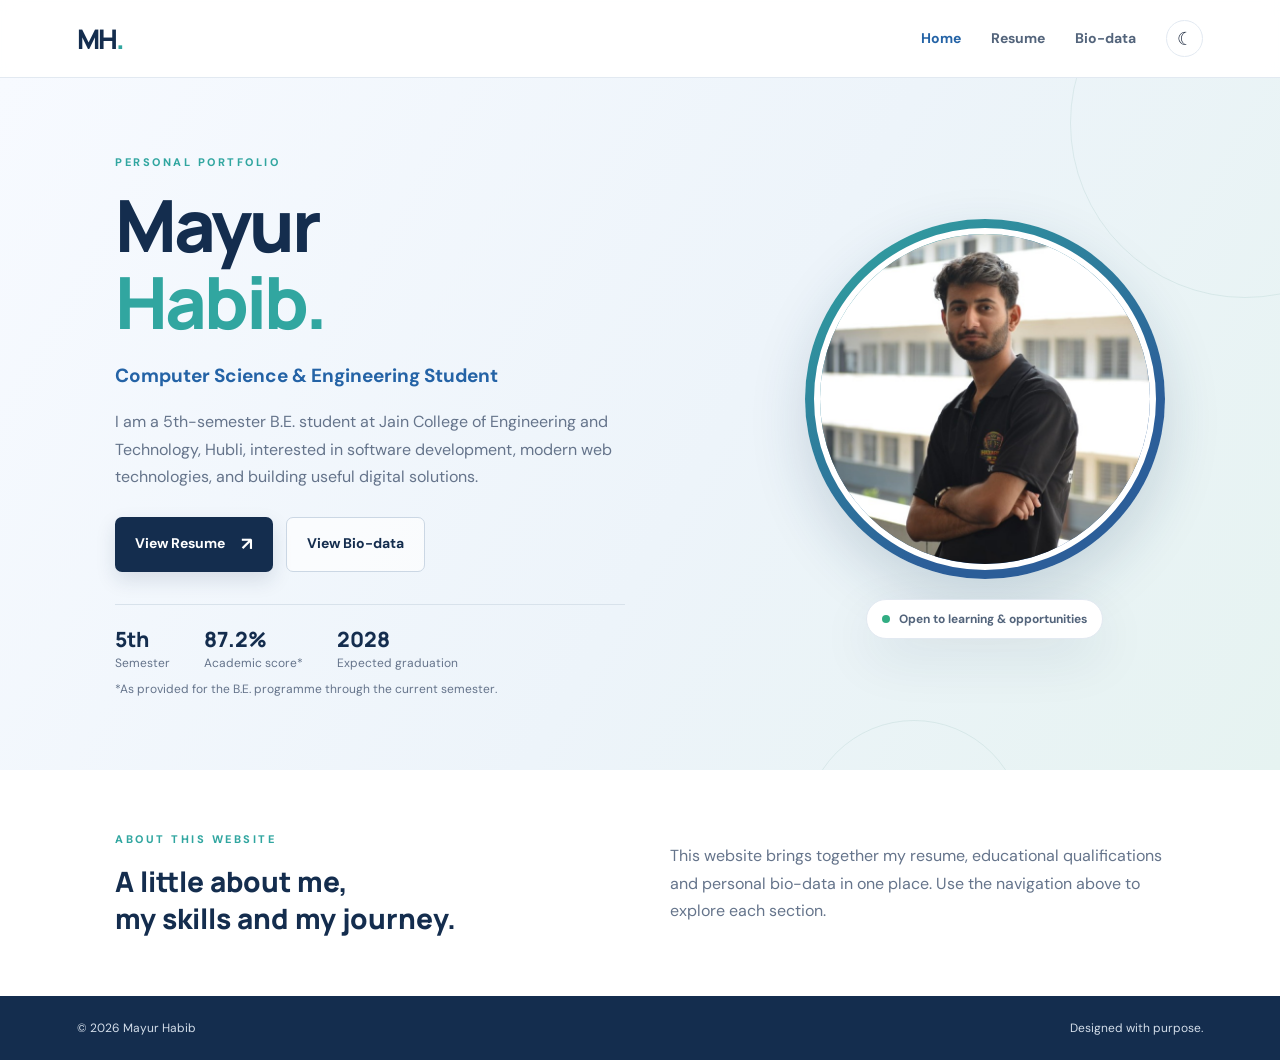
<file: index.html>
<!DOCTYPE html>
<html lang="en">
<head>
  <meta charset="UTF-8">
  <meta name="viewport" content="width=device-width, initial-scale=1.0">
  <meta name="description" content="Personal portfolio, resume and bio-data of Mayur Habib.">
  <title>Mayur Habib | Portfolio</title>
  <link rel="stylesheet" href="style.css">
</head>
<body>

<header class="site-header">
  <a class="brand" href="index.html">MH<span>.</span></a>
  <nav aria-label="Main navigation">
    <a class="active" href="index.html">Home</a>
    <a href="resume.html">Resume</a>
    <a href="biodata.html">Bio-data</a>
    <button class="theme-toggle" id="themeToggle" type="button" aria-label="Toggle dark mode">☾</button>
  </nav>
</header>

<main>
  <!-- Hero Section -->
  <section class="hero">
    <div class="hero-copy">
      <p class="eyebrow">PERSONAL PORTFOLIO</p>
      <h1>Mayur<br><span>Habib.</span></h1>
      <p class="hero-role">Computer Science &amp; Engineering Student</p>
      <p class="intro">I am a 5th-semester B.E. student at Jain College of Engineering and Technology, Hubli, interested in software development, modern web technologies, and building useful digital solutions.</p>
      
      <div class="hero-actions">
        <a class="button primary" href="resume.html">View Resume <span>↗</span></a>
        <a class="button secondary" href="biodata.html">View Bio-data</a>
      </div>

      <div class="quick-facts">
        <div><strong>5th</strong><span>Semester</span></div>
        <div><strong>87.2%</strong><span>Academic score*</span></div>
        <div><strong>2028</strong><span>Expected graduation</span></div>
      </div>

      <p class="fine-print">*As provided for the B.E. programme through the current semester.</p>
    </div>

    <!-- Portrait Section -->
    <div class="portrait-wrap">
      <div class="portrait-ring">
        <img src="assets/mayur-profile.jpg" alt="Portrait of Mayur Habib">
      </div>
      <div class="portrait-caption">
        <span class="status-dot"></span> Open to learning &amp; opportunities
      </div>
    </div>

    <!-- Decorative Orbs -->
    <div class="hero-orb orb-one"></div>
    <div class="hero-orb orb-two"></div>
  </section>

  <!-- Intro Strip -->
  <section class="intro-strip">
    <div>
      <p class="eyebrow">ABOUT THIS WEBSITE</p>
      <h2>A little about me,<br>my skills and my journey.</h2>
    </div>
    <p>This website brings together my resume, educational qualifications and personal bio-data in one place. Use the navigation above to explore each section.</p>
  </section>
</main>

<footer>
  <span>&copy; 2026 Mayur Habib</span>
  <span>Designed with purpose.</span>
</footer>

<script src="script.js"></script>
</body>
</html>
</file>
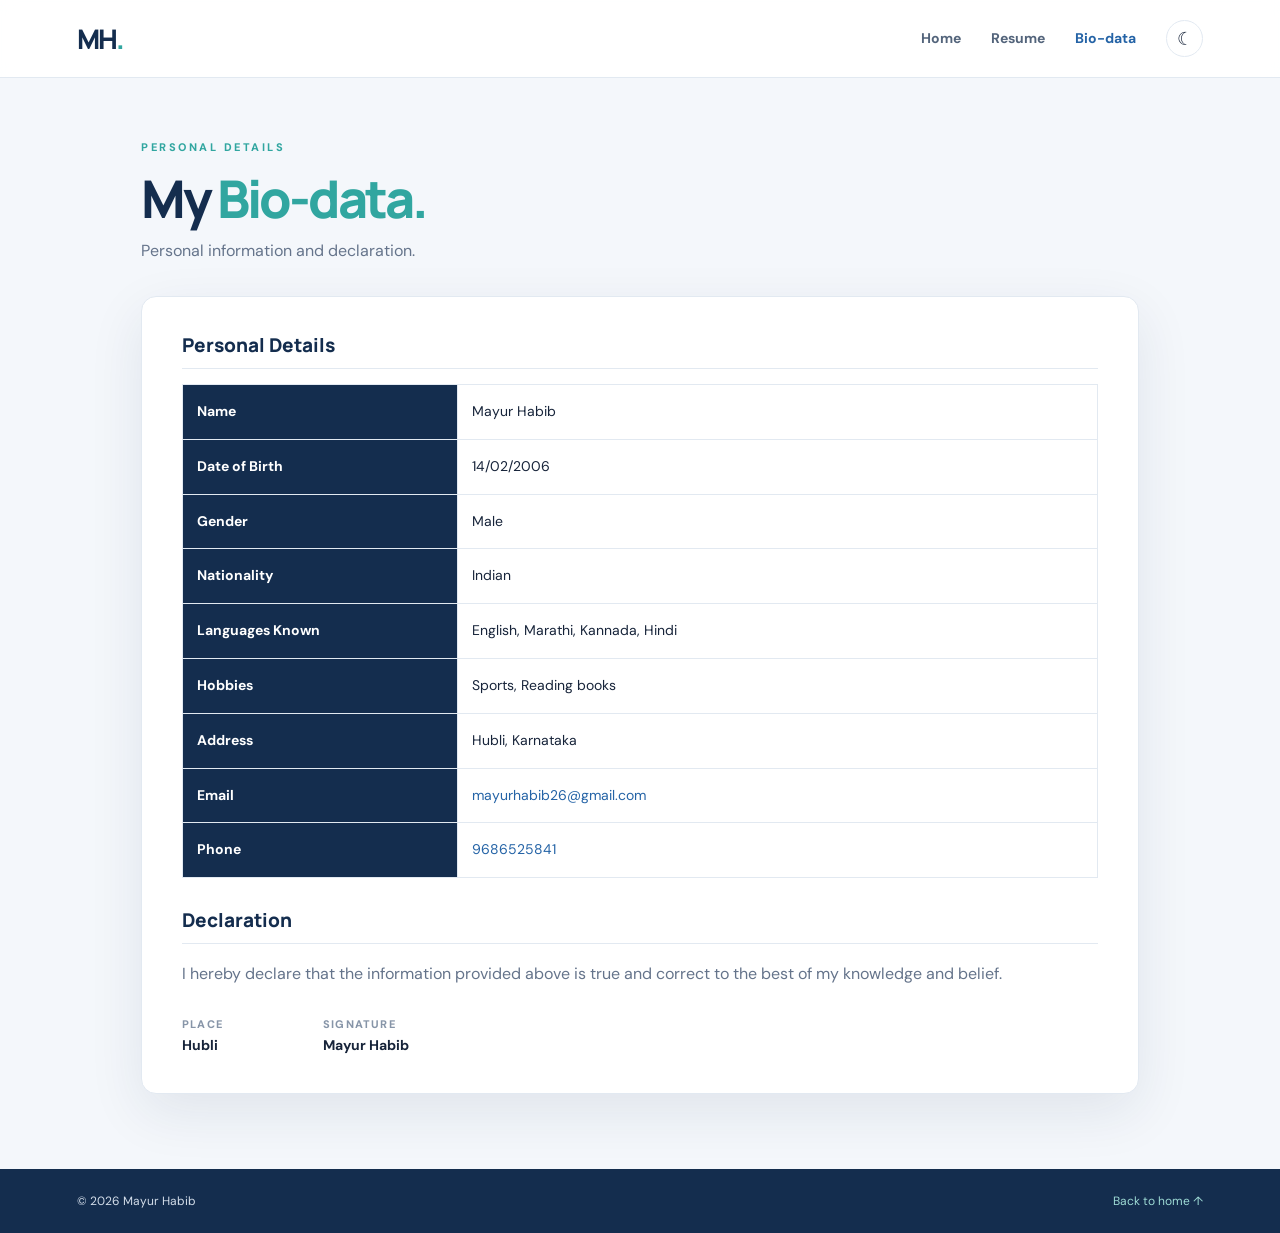
<file: biodata.html>
<!DOCTYPE html>
<html lang="en">
<head>
  <meta charset="UTF-8">
  <meta name="viewport" content="width=device-width, initial-scale=1.0">
  <title>Bio-data | Mayur Habib</title>
  <link rel="stylesheet" href="style.css">
</head>
<body>

<header class="site-header">
  <a class="brand" href="index.html">MH<span>.</span></a>
  <nav aria-label="Main navigation">
    <a href="index.html">Home</a>
    <a href="resume.html">Resume</a>
    <a class="active" href="biodata.html">Bio-data</a>
    <button class="theme-toggle" id="themeToggle" type="button" aria-label="Toggle dark mode">☾</button>
  </nav>
</header>

<main class="page-main">
  <section class="page-heading">
    <p class="eyebrow">PERSONAL DETAILS</p>
    <h1>My <span>Bio-data.</span></h1>
    <p>Personal information and declaration.</p>
  </section>

  <section class="content-card">
    <h2>Personal Details</h2>
    <div class="table-wrap">
      <table class="bio-table">
        <tbody>
          <tr>
            <th>Name</th>
            <td>Mayur Habib</td>
          </tr>
          <tr>
            <th>Date of Birth</th>
            <td>14/02/2006</td>
          </tr>
          <tr>
            <th>Gender</th>
            <td>Male</td>
          </tr>
          <tr>
            <th>Nationality</th>
            <td>Indian</td>
          </tr>
          <tr>
            <th>Languages Known</th>
            <td>English, Marathi, Kannada, Hindi</td>
          </tr>
          <tr>
            <th>Hobbies</th>
            <td>Sports, Reading books</td>
          </tr>
          <tr>
            <th>Address</th>
            <td>Hubli, Karnataka</td>
          </tr>
          <tr>
            <th>Email</th>
            <td><a href="mailto:mayurhabib26@gmail.com">mayurhabib26@gmail.com</a></td>
          </tr>
          <tr>
            <th>Phone</th>
            <td><a href="tel:9686525841">9686525841</a></td>
          </tr>
        </tbody>
      </table>
    </div>

    <h2>Declaration</h2>
    <p>I hereby declare that the information provided above is true and correct to the best of my knowledge and belief.</p>

    <div class="declaration-sign">
      <div>
        <span class="field-label">Place</span>
        <strong>Hubli</strong>
      </div>
      <div>
        <span class="field-label">Signature</span>
        <strong>Mayur Habib</strong>
      </div>
    </div>
  </section>
</main>

<footer>
  <span>&copy; 2026 Mayur Habib</span>
  <span><a href="index.html">Back to home ↑</a></span>
</footer>

<script src="script.js"></script>
</body>
</html>
</file>
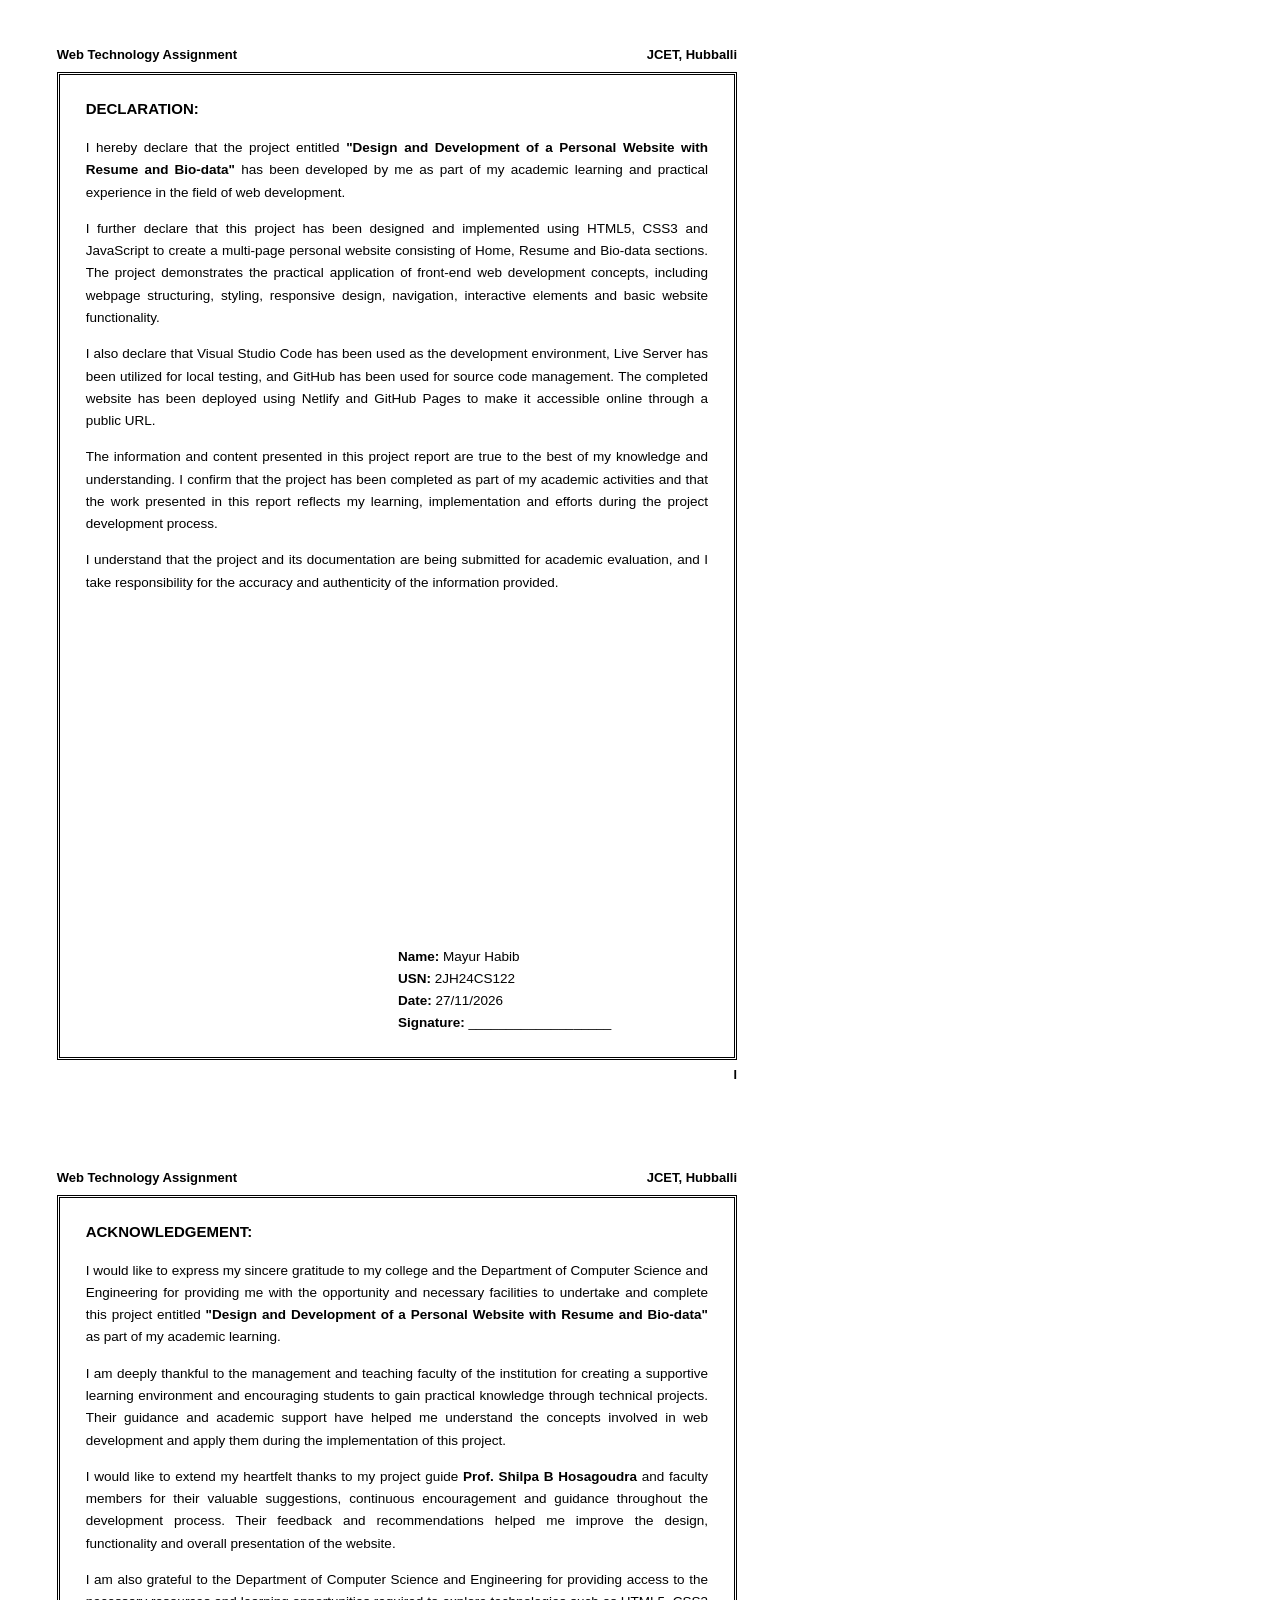
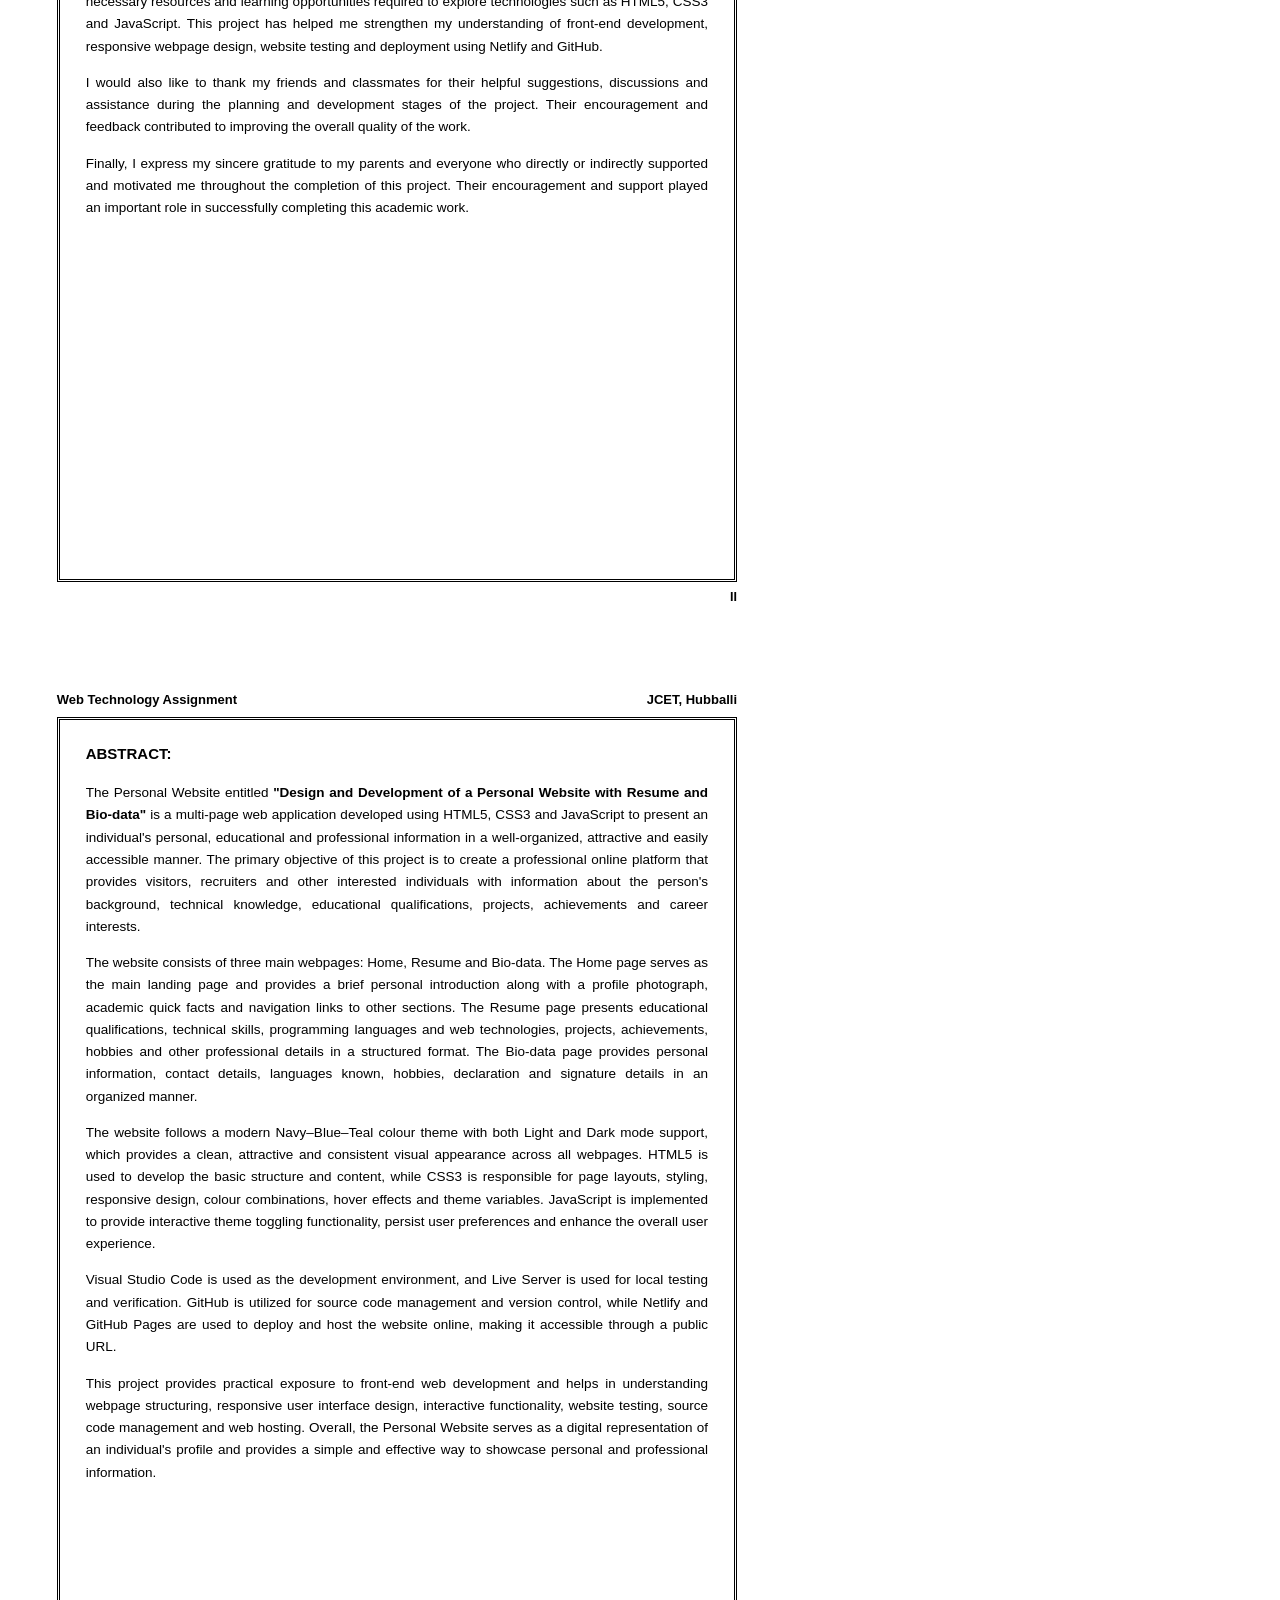
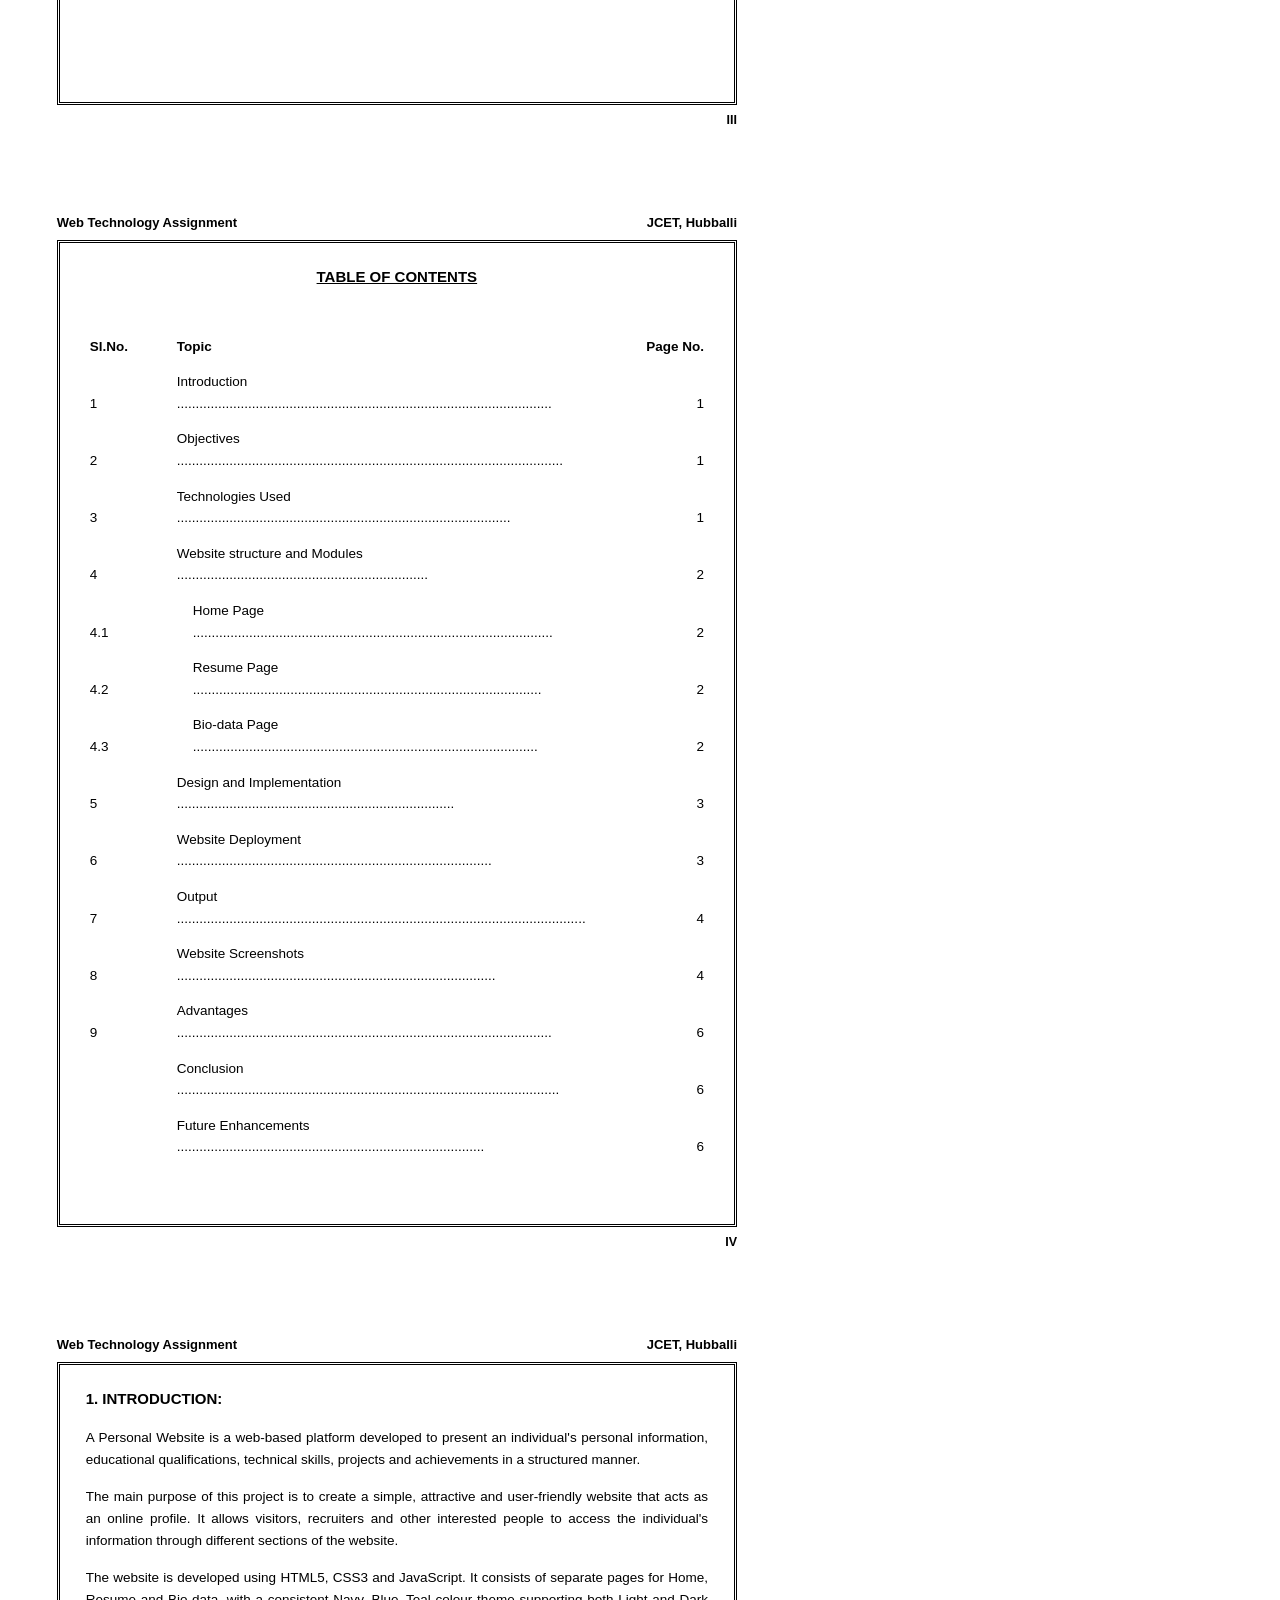
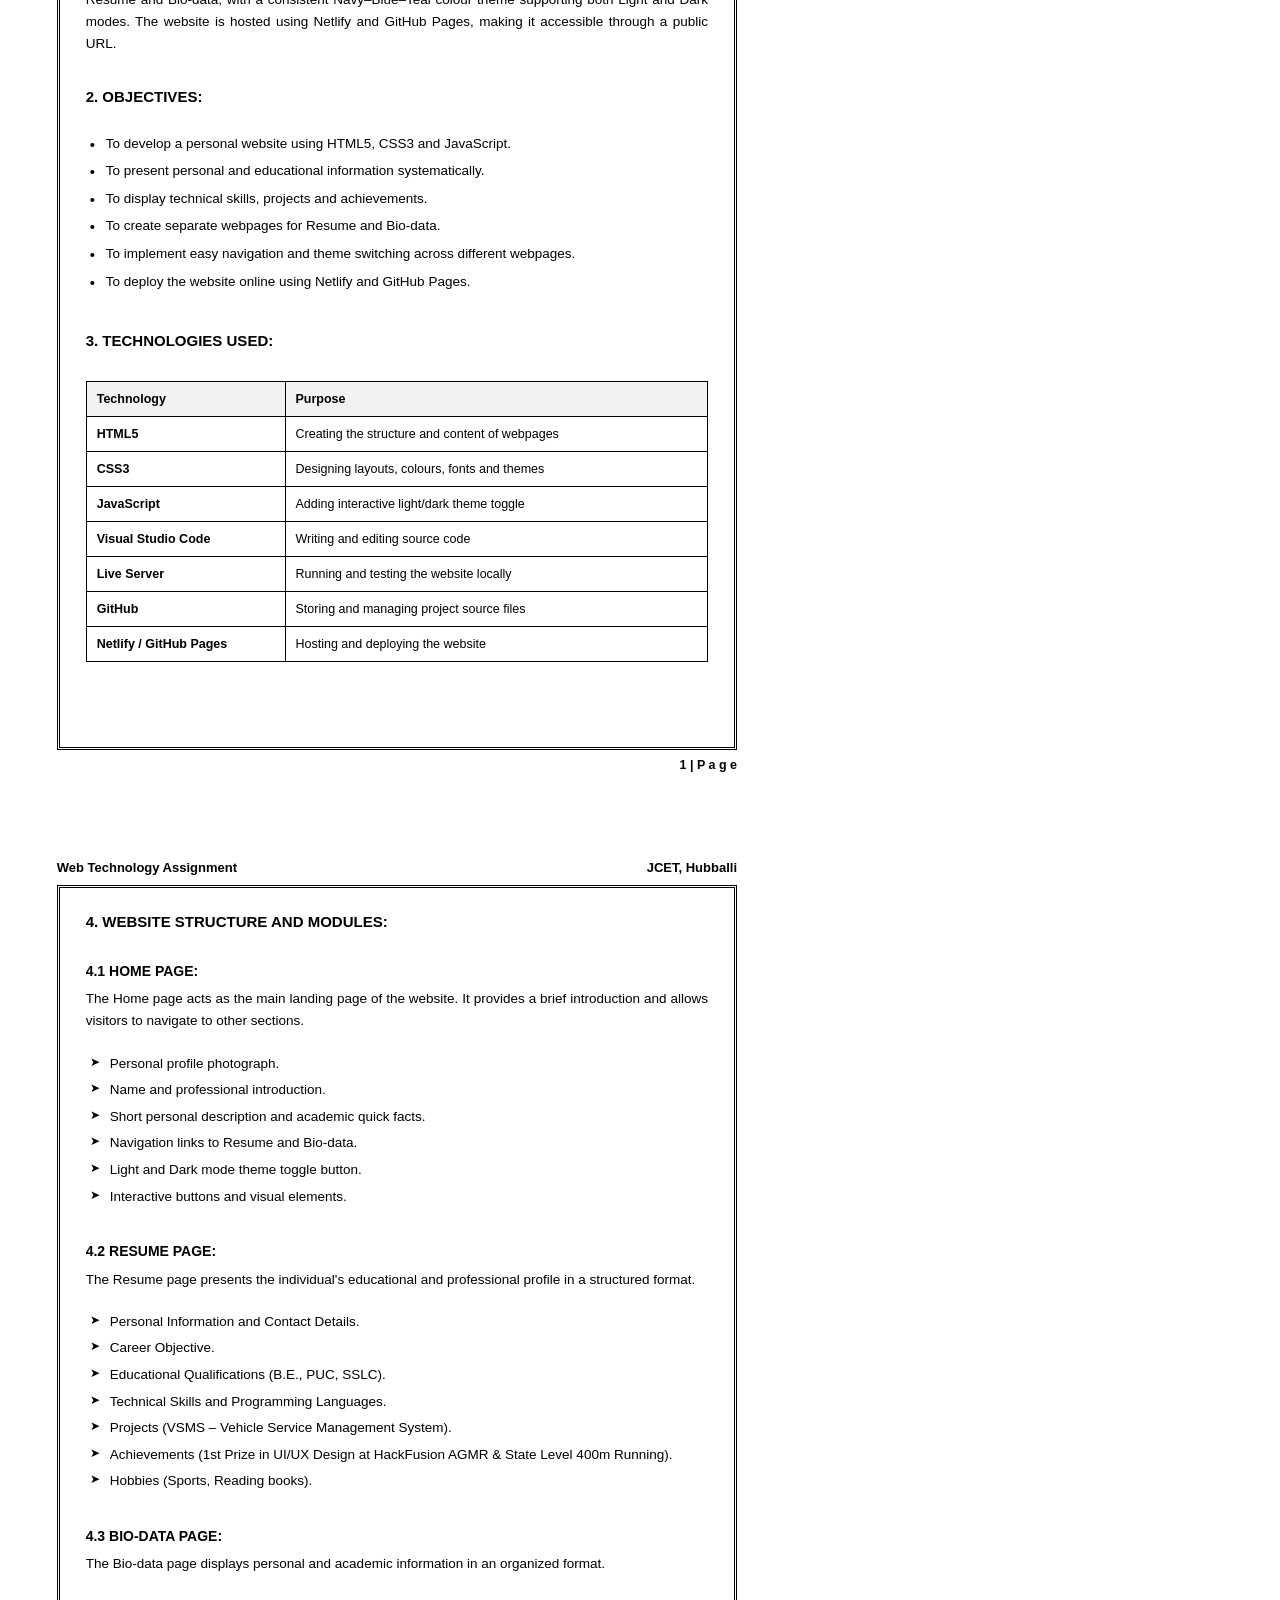
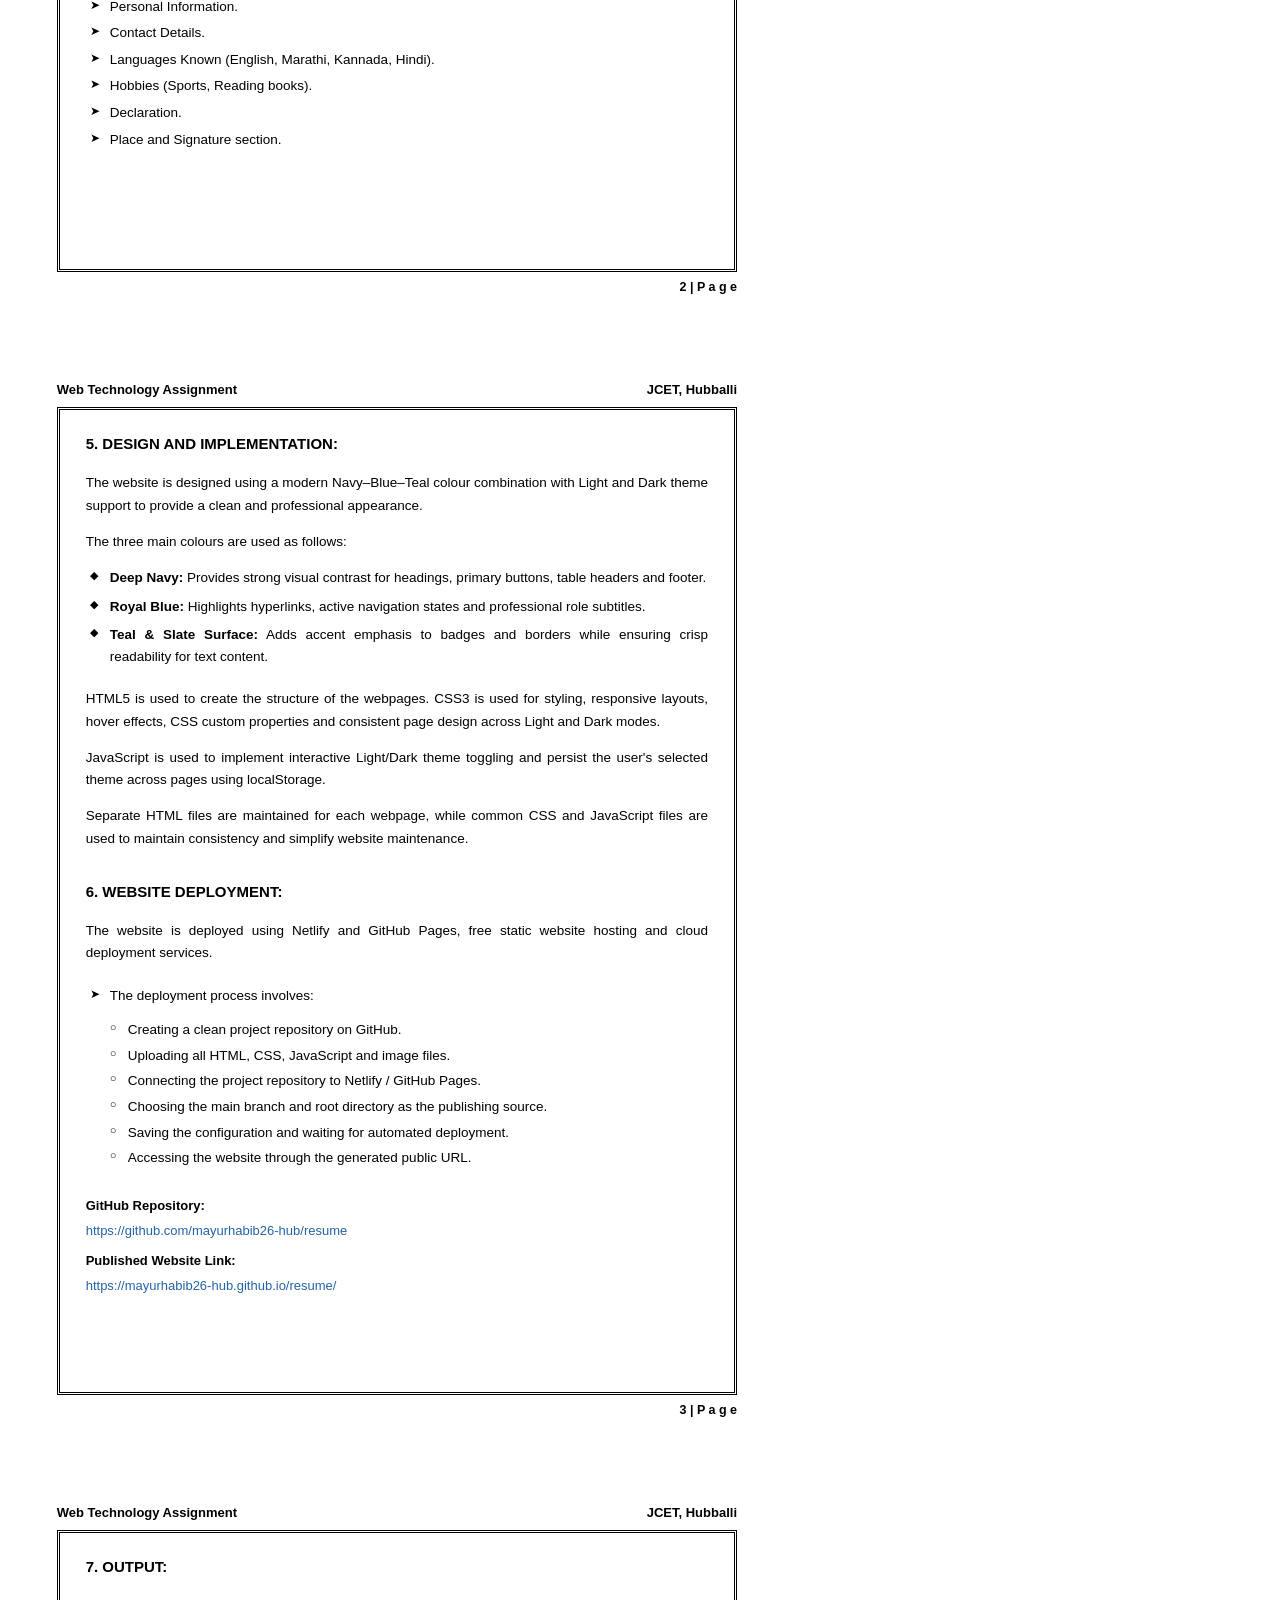
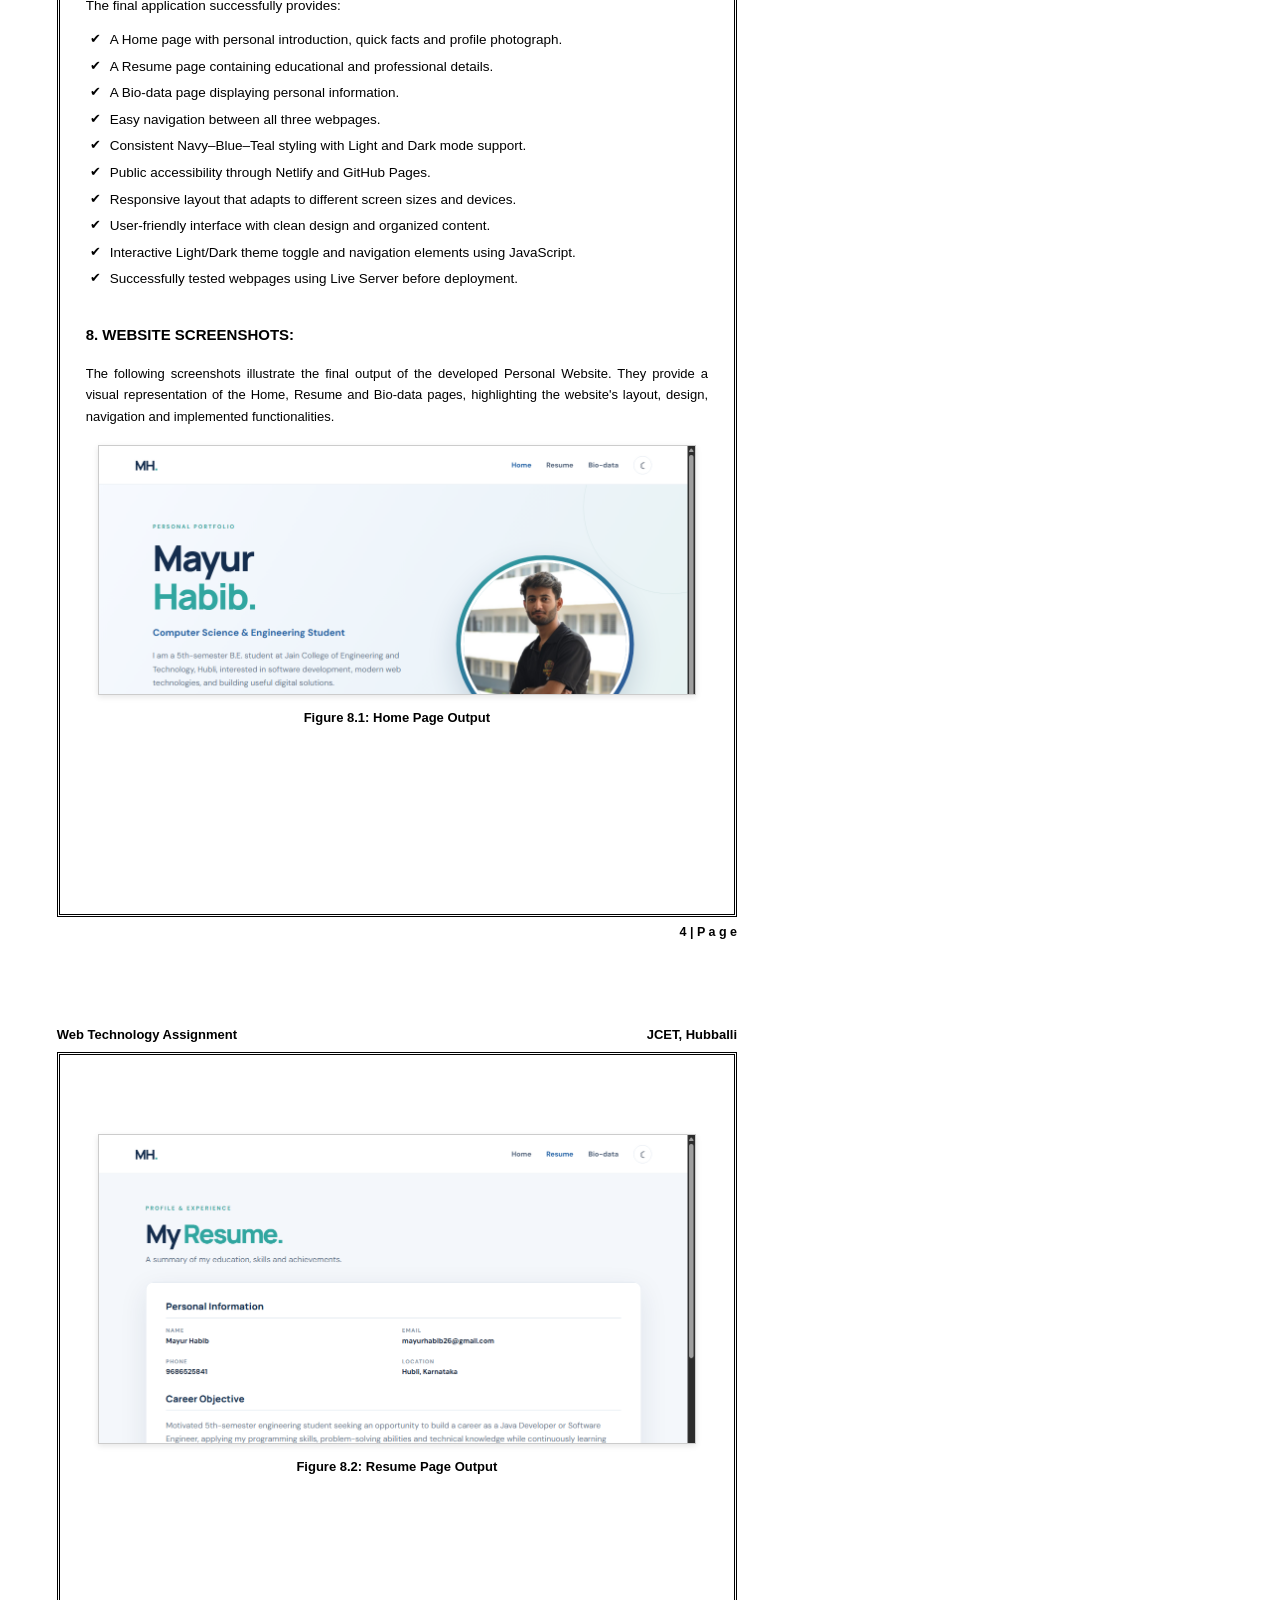
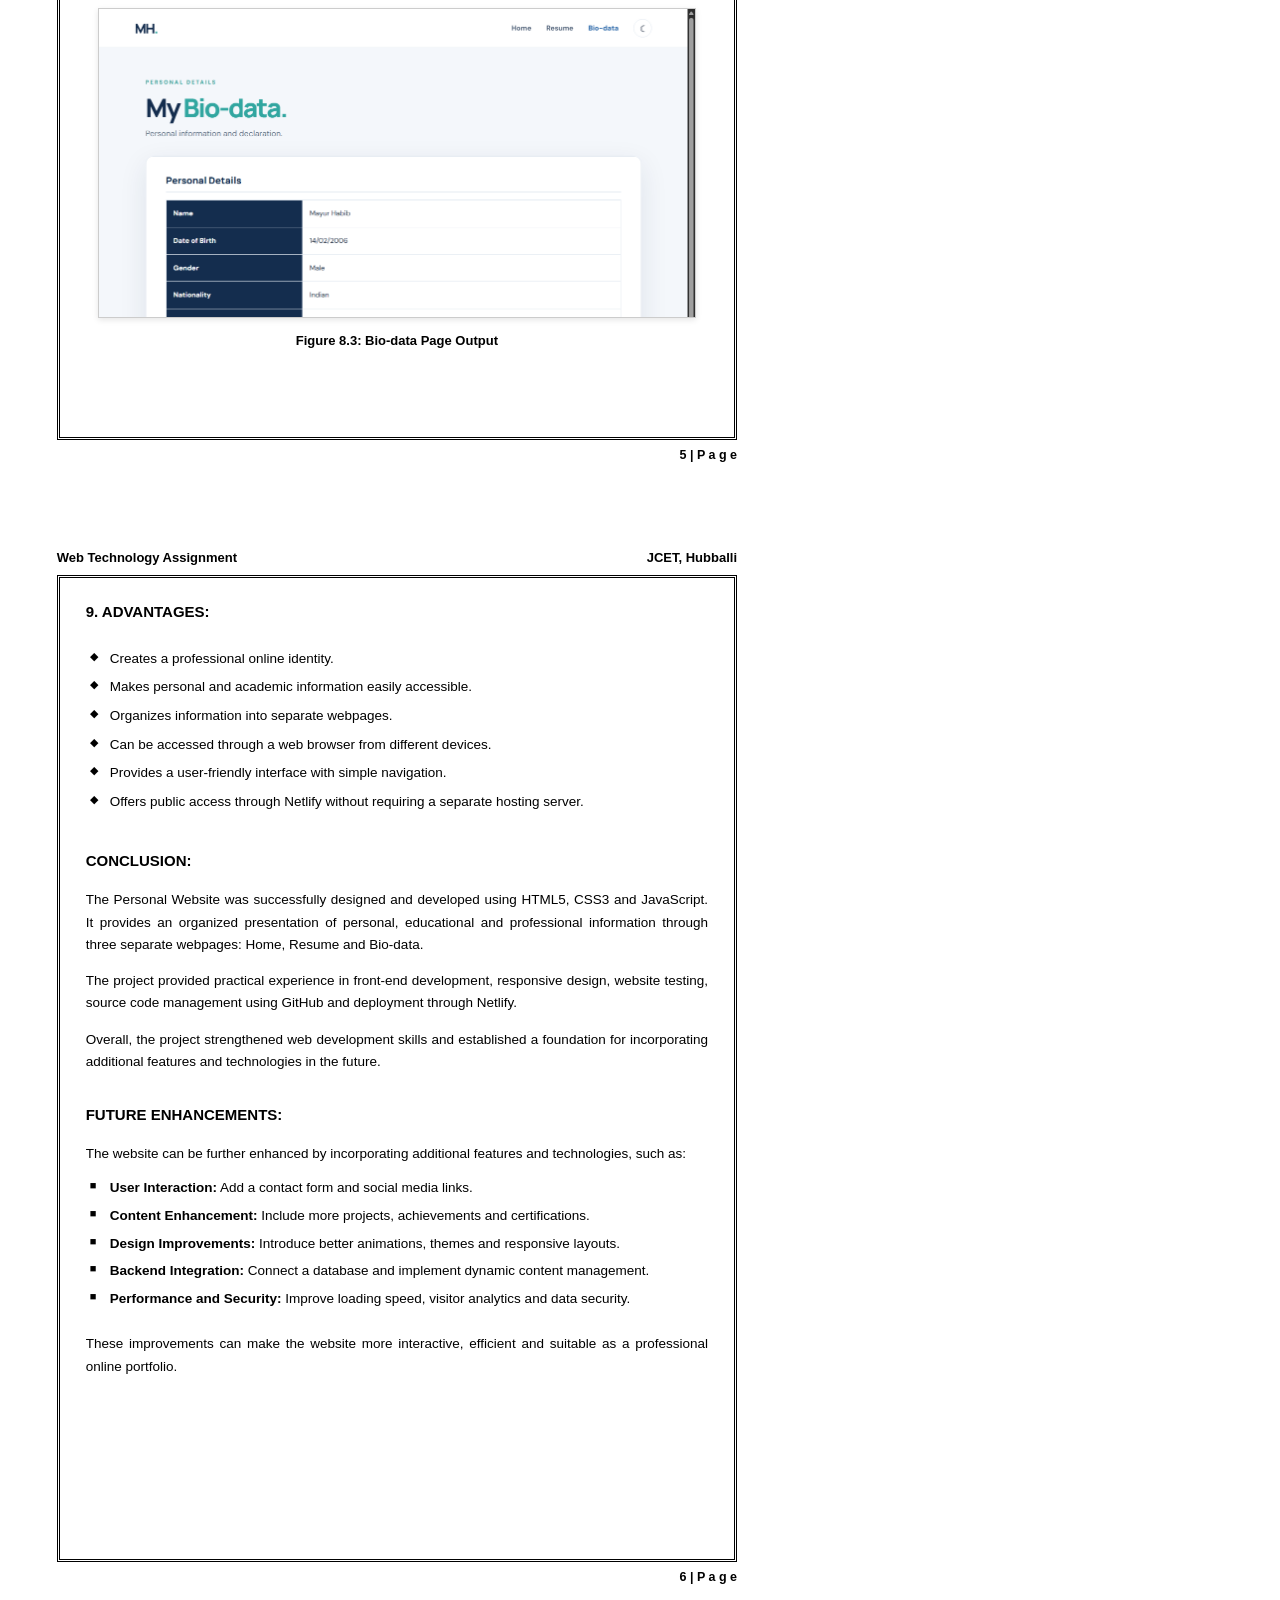
<file: report.html>
<!DOCTYPE html>
<html lang="en">
<head>
<meta charset="UTF-8">
<title>Web Technology Assignment Report - Mayur Habib</title>
<style>
  @page {
    size: A4;
    margin: 0;
  }
  * {
    box-sizing: border-box;
    -webkit-print-color-adjust: exact !important;
    print-color-adjust: exact !important;
  }
  body {
    margin: 0;
    padding: 0;
    font-family: Arial, Helvetica, sans-serif;
    color: #000;
    background: #fff;
    font-size: 13.5px;
    line-height: 1.6;
  }
  .page {
    width: 210mm;
    height: 297mm;
    page-break-after: always;
    page-break-inside: avoid;
    padding: 12mm 15mm 10mm 15mm;
    position: relative;
    display: flex;
    flex-direction: column;
    justify-content: space-between;
    background: #fff;
    overflow: hidden;
  }
  .top-header {
    display: flex;
    justify-content: space-between;
    font-weight: bold;
    font-size: 13px;
    padding-bottom: 6px;
  }
  .inner-border {
    border: 3px double #000000;
    flex: 1;
    padding: 22px 26px;
    display: flex;
    flex-direction: column;
    justify-content: flex-start;
  }
  .page-footer {
    text-align: right;
    font-size: 12.5px;
    font-weight: bold;
    padding-top: 5px;
  }
  h2.section-title {
    font-size: 15px;
    font-weight: bold;
    text-transform: uppercase;
    margin: 0 0 16px 0;
  }
  p {
    text-align: justify;
    margin: 0 0 14px 0;
    line-height: 1.65;
  }
  p:last-child {
    margin-bottom: 0;
  }
  
  /* Tables */
  table.report-table {
    width: 100%;
    border-collapse: collapse;
    margin: 12px 0 16px;
    font-size: 12.5px;
  }
  table.report-table th, table.report-table td {
    border: 1px solid #000;
    padding: 7px 10px;
    text-align: left;
    vertical-align: middle;
  }
  table.report-table th {
    background-color: #f2f2f2;
    font-weight: bold;
  }

  /* TOC Table */
  table.toc-table {
    width: 100%;
    border-collapse: collapse;
    margin-top: 15px;
    font-size: 13.5px;
  }
  table.toc-table td {
    padding: 7px 4px;
    vertical-align: bottom;
  }
  .dots {
    border-bottom: 1px dotted #000;
    flex-grow: 1;
    margin: 0 5px;
    height: 14px;
  }

  /* Lists */
  ul.bullet-list {
    list-style: none;
    padding-left: 0;
    margin: 8px 0 16px 0;
  }
  ul.bullet-list li {
    position: relative;
    padding-left: 20px;
    margin-bottom: 6px;
    text-align: justify;
  }
  ul.bullet-list li::before {
    content: "•";
    position: absolute;
    left: 4px;
    font-size: 15px;
  }

  ul.arrow-list {
    list-style: none;
    padding-left: 0;
    margin: 6px 0 14px 0;
  }
  ul.arrow-list li {
    position: relative;
    padding-left: 24px;
    margin-bottom: 5px;
    text-align: justify;
  }
  ul.arrow-list li::before {
    content: "➤";
    position: absolute;
    left: 4px;
    font-size: 12px;
  }

  ul.check-list {
    list-style: none;
    padding-left: 0;
    margin: 6px 0 14px 0;
  }
  ul.check-list li {
    position: relative;
    padding-left: 24px;
    margin-bottom: 5px;
    text-align: justify;
  }
  ul.check-list li::before {
    content: "✔";
    position: absolute;
    left: 4px;
    font-size: 13px;
  }

  ul.diamond-list {
    list-style: none;
    padding-left: 0;
    margin: 8px 0 14px 0;
  }
  ul.diamond-list li {
    position: relative;
    padding-left: 24px;
    margin-bottom: 7px;
    text-align: justify;
  }
  ul.diamond-list li::before {
    content: "◆";
    position: absolute;
    left: 4px;
    font-size: 11px;
  }

  ul.square-list {
    list-style: none;
    padding-left: 0;
    margin: 6px 0 10px 0;
  }
  ul.square-list li {
    position: relative;
    padding-left: 24px;
    margin-bottom: 6px;
    text-align: justify;
  }
  ul.square-list li::before {
    content: "■";
    position: absolute;
    left: 4px;
    font-size: 11px;
  }

  ul.nested-circle-list {
    list-style: none;
    padding-left: 24px;
    margin: 4px 0 10px 0;
  }
  ul.nested-circle-list li {
    position: relative;
    padding-left: 18px;
    margin-bottom: 4px;
  }
  ul.nested-circle-list li::before {
    content: "○";
    position: absolute;
    left: 0;
    font-size: 11px;
  }

  /* Screenshot Images */
  .screenshot-container {
    text-align: center;
    margin: 8px auto 6px;
    width: 96%;
  }
  .screenshot-container img {
    width: 100%;
    max-height: 250px;
    object-fit: cover;
    object-position: top;
    border: 1px solid #ccc;
    box-shadow: 0 2px 6px rgba(0,0,0,0.1);
  }
  .caption {
    text-align: center;
    font-weight: bold;
    font-size: 13px;
    margin-top: 6px;
  }
</style>
</head>
<body>

<!-- PAGE 1: DECLARATION -->
<div class="page">
  <div class="top-header">
    <span>Web Technology Assignment</span>
    <span>JCET, Hubballi</span>
  </div>
  <div class="inner-border">
    <h2 class="section-title">DECLARATION:</h2>
    <p>
      I hereby declare that the project entitled <strong>"Design and Development of a Personal Website with Resume and Bio-data"</strong> has been developed by me as part of my academic learning and practical experience in the field of web development.
    </p>
    <p>
      I further declare that this project has been designed and implemented using HTML5, CSS3 and JavaScript to create a multi-page personal website consisting of Home, Resume and Bio-data sections. The project demonstrates the practical application of front-end web development concepts, including webpage structuring, styling, responsive design, navigation, interactive elements and basic website functionality.
    </p>
    <p>
      I also declare that Visual Studio Code has been used as the development environment, Live Server has been utilized for local testing, and GitHub has been used for source code management. The completed website has been deployed using Netlify and GitHub Pages to make it accessible online through a public URL.
    </p>
    <p>
      The information and content presented in this project report are true to the best of my knowledge and understanding. I confirm that the project has been completed as part of my academic activities and that the work presented in this report reflects my learning, implementation and efforts during the project development process.
    </p>
    <p>
      I understand that the project and its documentation are being submitted for academic evaluation, and I take responsibility for the accuracy and authenticity of the information provided.
    </p>
    
    <div style="margin-top: auto; padding-top: 30px; align-self: flex-end; width: 310px; font-size: 13.5px; line-height: 1.8;">
      <p style="margin: 0;"><strong>Name:</strong> Mayur Habib</p>
      <p style="margin: 0;"><strong>USN:</strong> 2JH24CS122</p>
      <p style="margin: 0;"><strong>Date:</strong> 27/11/2026</p>
      <p style="margin: 0;"><strong>Signature:</strong> ___________________</p>
    </div>
  </div>
  <div class="page-footer">I</div>
</div>

<!-- PAGE 2: ACKNOWLEDGEMENT -->
<div class="page">
  <div class="top-header">
    <span>Web Technology Assignment</span>
    <span>JCET, Hubballi</span>
  </div>
  <div class="inner-border">
    <h2 class="section-title">ACKNOWLEDGEMENT:</h2>
    <p>
      I would like to express my sincere gratitude to my college and the Department of Computer Science and Engineering for providing me with the opportunity and necessary facilities to undertake and complete this project entitled <strong>"Design and Development of a Personal Website with Resume and Bio-data"</strong> as part of my academic learning.
    </p>
    <p>
      I am deeply thankful to the management and teaching faculty of the institution for creating a supportive learning environment and encouraging students to gain practical knowledge through technical projects. Their guidance and academic support have helped me understand the concepts involved in web development and apply them during the implementation of this project.
    </p>
    <p>
      I would like to extend my heartfelt thanks to my project guide <strong>Prof. Shilpa B Hosagoudra</strong> and faculty members for their valuable suggestions, continuous encouragement and guidance throughout the development process. Their feedback and recommendations helped me improve the design, functionality and overall presentation of the website.
    </p>
    <p>
      I am also grateful to the Department of Computer Science and Engineering for providing access to the necessary resources and learning opportunities required to explore technologies such as HTML5, CSS3 and JavaScript. This project has helped me strengthen my understanding of front-end development, responsive webpage design, website testing and deployment using Netlify and GitHub.
    </p>
    <p>
      I would also like to thank my friends and classmates for their helpful suggestions, discussions and assistance during the planning and development stages of the project. Their encouragement and feedback contributed to improving the overall quality of the work.
    </p>
    <p>
      Finally, I express my sincere gratitude to my parents and everyone who directly or indirectly supported and motivated me throughout the completion of this project. Their encouragement and support played an important role in successfully completing this academic work.
    </p>
  </div>
  <div class="page-footer">II</div>
</div>

<!-- PAGE 3: ABSTRACT -->
<div class="page">
  <div class="top-header">
    <span>Web Technology Assignment</span>
    <span>JCET, Hubballi</span>
  </div>
  <div class="inner-border">
    <h2 class="section-title">ABSTRACT:</h2>
    <p>
      The Personal Website entitled <strong>"Design and Development of a Personal Website with Resume and Bio-data"</strong> is a multi-page web application developed using HTML5, CSS3 and JavaScript to present an individual's personal, educational and professional information in a well-organized, attractive and easily accessible manner. The primary objective of this project is to create a professional online platform that provides visitors, recruiters and other interested individuals with information about the person's background, technical knowledge, educational qualifications, projects, achievements and career interests.
    </p>
    <p>
      The website consists of three main webpages: Home, Resume and Bio-data. The Home page serves as the main landing page and provides a brief personal introduction along with a profile photograph, academic quick facts and navigation links to other sections. The Resume page presents educational qualifications, technical skills, programming languages and web technologies, projects, achievements, hobbies and other professional details in a structured format. The Bio-data page provides personal information, contact details, languages known, hobbies, declaration and signature details in an organized manner.
    </p>
    <p>
      The website follows a modern Navy–Blue–Teal colour theme with both Light and Dark mode support, which provides a clean, attractive and consistent visual appearance across all webpages. HTML5 is used to develop the basic structure and content, while CSS3 is responsible for page layouts, styling, responsive design, colour combinations, hover effects and theme variables. JavaScript is implemented to provide interactive theme toggling functionality, persist user preferences and enhance the overall user experience.
    </p>
    <p>
      Visual Studio Code is used as the development environment, and Live Server is used for local testing and verification. GitHub is utilized for source code management and version control, while Netlify and GitHub Pages are used to deploy and host the website online, making it accessible through a public URL.
    </p>
    <p>
      This project provides practical exposure to front-end web development and helps in understanding webpage structuring, responsive user interface design, interactive functionality, website testing, source code management and web hosting. Overall, the Personal Website serves as a digital representation of an individual's profile and provides a simple and effective way to showcase personal and professional information.
    </p>
  </div>
  <div class="page-footer">III</div>
</div>

<!-- PAGE 4: TABLE OF CONTENTS -->
<div class="page">
  <div class="top-header">
    <span>Web Technology Assignment</span>
    <span>JCET, Hubballi</span>
  </div>
  <div class="inner-border">
    <h2 class="section-title" style="text-align: center; text-decoration: underline; margin-bottom: 25px;">TABLE OF CONTENTS</h2>
    
    <table class="toc-table">
      <thead>
        <tr style="font-weight: bold;">
          <td style="width: 14%;">Sl.No.</td>
          <td style="width: 72%;">Topic</td>
          <td style="width: 14%; text-align: right;">Page No.</td>
        </tr>
      </thead>
      <tbody>
        <tr><td>1</td><td>Introduction ....................................................................................................</td><td style="text-align: right;">1</td></tr>
        <tr><td>2</td><td>Objectives .......................................................................................................</td><td style="text-align: right;">1</td></tr>
        <tr><td>3</td><td>Technologies Used .........................................................................................</td><td style="text-align: right;">1</td></tr>
        <tr><td>4</td><td>Website structure and Modules ...................................................................</td><td style="text-align: right;">2</td></tr>
        <tr><td>4.1</td><td style="padding-left: 20px;">Home Page ................................................................................................</td><td style="text-align: right;">2</td></tr>
        <tr><td>4.2</td><td style="padding-left: 20px;">Resume Page .............................................................................................</td><td style="text-align: right;">2</td></tr>
        <tr><td>4.3</td><td style="padding-left: 20px;">Bio-data Page ............................................................................................</td><td style="text-align: right;">2</td></tr>
        <tr><td>5</td><td>Design and Implementation ..........................................................................</td><td style="text-align: right;">3</td></tr>
        <tr><td>6</td><td>Website Deployment ....................................................................................</td><td style="text-align: right;">3</td></tr>
        <tr><td>7</td><td>Output .............................................................................................................</td><td style="text-align: right;">4</td></tr>
        <tr><td>8</td><td>Website Screenshots .....................................................................................</td><td style="text-align: right;">4</td></tr>
        <tr><td>9</td><td>Advantages ....................................................................................................</td><td style="text-align: right;">6</td></tr>
        <tr><td></td><td>Conclusion ......................................................................................................</td><td style="text-align: right;">6</td></tr>
        <tr><td></td><td>Future Enhancements ..................................................................................</td><td style="text-align: right;">6</td></tr>
      </tbody>
    </table>
  </div>
  <div class="page-footer">IV</div>
</div>

<!-- PAGE 5 (1 | Page) -->
<div class="page">
  <div class="top-header">
    <span>Web Technology Assignment</span>
    <span>JCET, Hubballi</span>
  </div>
  <div class="inner-border">
    <h2 class="section-title">1. INTRODUCTION:</h2>
    <p>
      A Personal Website is a web-based platform developed to present an individual's personal information, educational qualifications, technical skills, projects and achievements in a structured manner.
    </p>
    <p>
      The main purpose of this project is to create a simple, attractive and user-friendly website that acts as an online profile. It allows visitors, recruiters and other interested people to access the individual's information through different sections of the website.
    </p>
    <p>
      The website is developed using HTML5, CSS3 and JavaScript. It consists of separate pages for Home, Resume and Bio-data, with a consistent Navy–Blue–Teal colour theme supporting both Light and Dark modes. The website is hosted using Netlify and GitHub Pages, making it accessible through a public URL.
    </p>

    <h2 class="section-title" style="margin-top: 15px;">2. OBJECTIVES:</h2>
    <ul class="bullet-list">
      <li>To develop a personal website using HTML5, CSS3 and JavaScript.</li>
      <li>To present personal and educational information systematically.</li>
      <li>To display technical skills, projects and achievements.</li>
      <li>To create separate webpages for Resume and Bio-data.</li>
      <li>To implement easy navigation and theme switching across different webpages.</li>
      <li>To deploy the website online using Netlify and GitHub Pages.</li>
    </ul>

    <h2 class="section-title" style="margin-top: 15px;">3. TECHNOLOGIES USED:</h2>
    <table class="report-table">
      <thead>
        <tr>
          <th style="width: 32%;">Technology</th>
          <th>Purpose</th>
        </tr>
      </thead>
      <tbody>
        <tr>
          <td><strong>HTML5</strong></td>
          <td>Creating the structure and content of webpages</td>
        </tr>
        <tr>
          <td><strong>CSS3</strong></td>
          <td>Designing layouts, colours, fonts and themes</td>
        </tr>
        <tr>
          <td><strong>JavaScript</strong></td>
          <td>Adding interactive light/dark theme toggle</td>
        </tr>
        <tr>
          <td><strong>Visual Studio Code</strong></td>
          <td>Writing and editing source code</td>
        </tr>
        <tr>
          <td><strong>Live Server</strong></td>
          <td>Running and testing the website locally</td>
        </tr>
        <tr>
          <td><strong>GitHub</strong></td>
          <td>Storing and managing project source files</td>
        </tr>
        <tr>
          <td><strong>Netlify / GitHub Pages</strong></td>
          <td>Hosting and deploying the website</td>
        </tr>
      </tbody>
    </table>
  </div>
  <div class="page-footer">1 | P a g e</div>
</div>

<!-- PAGE 6 (2 | Page) -->
<div class="page">
  <div class="top-header">
    <span>Web Technology Assignment</span>
    <span>JCET, Hubballi</span>
  </div>
  <div class="inner-border">
    <h2 class="section-title">4. WEBSITE STRUCTURE AND MODULES:</h2>
    
    <h3 style="font-size: 14px; margin: 10px 0 6px 0;">4.1 HOME PAGE:</h3>
    <p>
      The Home page acts as the main landing page of the website. It provides a brief introduction and allows visitors to navigate to other sections.
    </p>
    <ul class="arrow-list">
      <li>Personal profile photograph.</li>
      <li>Name and professional introduction.</li>
      <li>Short personal description and academic quick facts.</li>
      <li>Navigation links to Resume and Bio-data.</li>
      <li>Light and Dark mode theme toggle button.</li>
      <li>Interactive buttons and visual elements.</li>
    </ul>

    <h3 style="font-size: 14px; margin: 14px 0 6px 0;">4.2 RESUME PAGE:</h3>
    <p>
      The Resume page presents the individual's educational and professional profile in a structured format.
    </p>
    <ul class="arrow-list">
      <li>Personal Information and Contact Details.</li>
      <li>Career Objective.</li>
      <li>Educational Qualifications (B.E., PUC, SSLC).</li>
      <li>Technical Skills and Programming Languages.</li>
      <li>Projects (VSMS – Vehicle Service Management System).</li>
      <li>Achievements (1st Prize in UI/UX Design at HackFusion AGMR &amp; State Level 400m Running).</li>
      <li>Hobbies (Sports, Reading books).</li>
    </ul>

    <h3 style="font-size: 14px; margin: 14px 0 6px 0;">4.3 BIO-DATA PAGE:</h3>
    <p>
      The Bio-data page displays personal and academic information in an organized format.
    </p>
    <ul class="arrow-list">
      <li>Personal Information.</li>
      <li>Contact Details.</li>
      <li>Languages Known (English, Marathi, Kannada, Hindi).</li>
      <li>Hobbies (Sports, Reading books).</li>
      <li>Declaration.</li>
      <li>Place and Signature section.</li>
    </ul>
  </div>
  <div class="page-footer">2 | P a g e</div>
</div>

<!-- PAGE 7 (3 | Page) -->
<div class="page">
  <div class="top-header">
    <span>Web Technology Assignment</span>
    <span>JCET, Hubballi</span>
  </div>
  <div class="inner-border">
    <h2 class="section-title">5. DESIGN AND IMPLEMENTATION:</h2>
    <p>
      The website is designed using a modern Navy–Blue–Teal colour combination with Light and Dark theme support to provide a clean and professional appearance.
    </p>
    <p style="margin-bottom: 6px;">The three main colours are used as follows:</p>
    <ul class="diamond-list">
      <li><strong>Deep Navy:</strong> Provides strong visual contrast for headings, primary buttons, table headers and footer.</li>
      <li><strong>Royal Blue:</strong> Highlights hyperlinks, active navigation states and professional role subtitles.</li>
      <li><strong>Teal &amp; Slate Surface:</strong> Adds accent emphasis to badges and borders while ensuring crisp readability for text content.</li>
    </ul>

    <p>
      HTML5 is used to create the structure of the webpages. CSS3 is used for styling, responsive layouts, hover effects, CSS custom properties and consistent page design across Light and Dark modes.
    </p>
    <p>
      JavaScript is used to implement interactive Light/Dark theme toggling and persist the user's selected theme across pages using localStorage.
    </p>
    <p>
      Separate HTML files are maintained for each webpage, while common CSS and JavaScript files are used to maintain consistency and simplify website maintenance.
    </p>

    <h2 class="section-title" style="margin-top: 16px;">6. WEBSITE DEPLOYMENT:</h2>
    <p>
      The website is deployed using Netlify and GitHub Pages, free static website hosting and cloud deployment services.
    </p>
    <ul class="arrow-list" style="margin-bottom: 4px;">
      <li>The deployment process involves:</li>
    </ul>
    <ul class="nested-circle-list">
      <li>Creating a clean project repository on GitHub.</li>
      <li>Uploading all HTML, CSS, JavaScript and image files.</li>
      <li>Connecting the project repository to Netlify / GitHub Pages.</li>
      <li>Choosing the main branch and root directory as the publishing source.</li>
      <li>Saving the configuration and waiting for automated deployment.</li>
      <li>Accessing the website through the generated public URL.</li>
    </ul>

    <div style="margin-top: 12px; font-size: 13px;">
      <p style="margin-bottom: 4px;"><strong>GitHub Repository:</strong></p>
      <p style="margin-bottom: 8px; color: #2463a6;"><a href="https://github.com/mayurhabib26-hub/resume" style="color: #2463a6; text-decoration: none;">https://github.com/mayurhabib26-hub/resume</a></p>
      <p style="margin-bottom: 4px;"><strong>Published Website Link:</strong></p>
      <p style="margin-bottom: 0; color: #2463a6;"><a href="https://mayurhabib26-hub.github.io/resume/" style="color: #2463a6; text-decoration: none;">https://mayurhabib26-hub.github.io/resume/</a></p>
    </div>
  </div>
  <div class="page-footer">3 | P a g e</div>
</div>

<!-- PAGE 8 (4 | Page) -->
<div class="page">
  <div class="top-header">
    <span>Web Technology Assignment</span>
    <span>JCET, Hubballi</span>
  </div>
  <div class="inner-border">
    <h2 class="section-title">7. OUTPUT:</h2>
    <p style="margin-bottom: 6px;">The final application successfully provides:</p>
    <ul class="check-list">
      <li>A Home page with personal introduction, quick facts and profile photograph.</li>
      <li>A Resume page containing educational and professional details.</li>
      <li>A Bio-data page displaying personal information.</li>
      <li>Easy navigation between all three webpages.</li>
      <li>Consistent Navy–Blue–Teal styling with Light and Dark mode support.</li>
      <li>Public accessibility through Netlify and GitHub Pages.</li>
      <li>Responsive layout that adapts to different screen sizes and devices.</li>
      <li>User-friendly interface with clean design and organized content.</li>
      <li>Interactive Light/Dark theme toggle and navigation elements using JavaScript.</li>
      <li>Successfully tested webpages using Live Server before deployment.</li>
    </ul>

    <h2 class="section-title" style="margin-top: 14px;">8. WEBSITE SCREENSHOTS:</h2>
    <p style="font-size: 13px; margin-bottom: 10px;">
      The following screenshots illustrate the final output of the developed Personal Website. They provide a visual representation of the Home, Resume and Bio-data pages, highlighting the website's layout, design, navigation and implemented functionalities.
    </p>

    <div class="screenshot-container">
      <img src="report_assets/home_page.png" alt="Home Page Output">
      <div class="caption">Figure 8.1: Home Page Output</div>
    </div>
  </div>
  <div class="page-footer">4 | P a g e</div>
</div>

<!-- PAGE 9 (5 | Page) -->
<div class="page">
  <div class="top-header">
    <span>Web Technology Assignment</span>
    <span>JCET, Hubballi</span>
  </div>
  <div class="inner-border" style="justify-content: space-around;">
    <div class="screenshot-container" style="margin-top: 0;">
      <img src="report_assets/resume_page.png" alt="Resume Page Output" style="max-height: 310px;">
      <div class="caption">Figure 8.2: Resume Page Output</div>
    </div>

    <div class="screenshot-container" style="margin-top: 10px;">
      <img src="report_assets/biodata_page.png" alt="Bio-data Page Output" style="max-height: 310px;">
      <div class="caption">Figure 8.3: Bio-data Page Output</div>
    </div>
  </div>
  <div class="page-footer">5 | P a g e</div>
</div>

<!-- PAGE 10 (6 | Page) -->
<div class="page">
  <div class="top-header">
    <span>Web Technology Assignment</span>
    <span>JCET, Hubballi</span>
  </div>
  <div class="inner-border">
    <h2 class="section-title">9. ADVANTAGES:</h2>
    <ul class="diamond-list">
      <li>Creates a professional online identity.</li>
      <li>Makes personal and academic information easily accessible.</li>
      <li>Organizes information into separate webpages.</li>
      <li>Can be accessed through a web browser from different devices.</li>
      <li>Provides a user-friendly interface with simple navigation.</li>
      <li>Offers public access through Netlify without requiring a separate hosting server.</li>
    </ul>

    <h2 class="section-title" style="margin-top: 16px;">CONCLUSION:</h2>
    <p>
      The Personal Website was successfully designed and developed using HTML5, CSS3 and JavaScript. It provides an organized presentation of personal, educational and professional information through three separate webpages: Home, Resume and Bio-data.
    </p>
    <p>
      The project provided practical experience in front-end development, responsive design, website testing, source code management using GitHub and deployment through Netlify.
    </p>
    <p>
      Overall, the project strengthened web development skills and established a foundation for incorporating additional features and technologies in the future.
    </p>

    <h2 class="section-title" style="margin-top: 16px;">FUTURE ENHANCEMENTS:</h2>
    <p style="margin-bottom: 6px;">
      The website can be further enhanced by incorporating additional features and technologies, such as:
    </p>
    <ul class="square-list">
      <li><strong>User Interaction:</strong> Add a contact form and social media links.</li>
      <li><strong>Content Enhancement:</strong> Include more projects, achievements and certifications.</li>
      <li><strong>Design Improvements:</strong> Introduce better animations, themes and responsive layouts.</li>
      <li><strong>Backend Integration:</strong> Connect a database and implement dynamic content management.</li>
      <li><strong>Performance and Security:</strong> Improve loading speed, visitor analytics and data security.</li>
    </ul>
    <p style="margin-top: 8px;">
      These improvements can make the website more interactive, efficient and suitable as a professional online portfolio.
    </p>
  </div>
  <div class="page-footer">6 | P a g e</div>
</div>

</body>
</html>
</file>
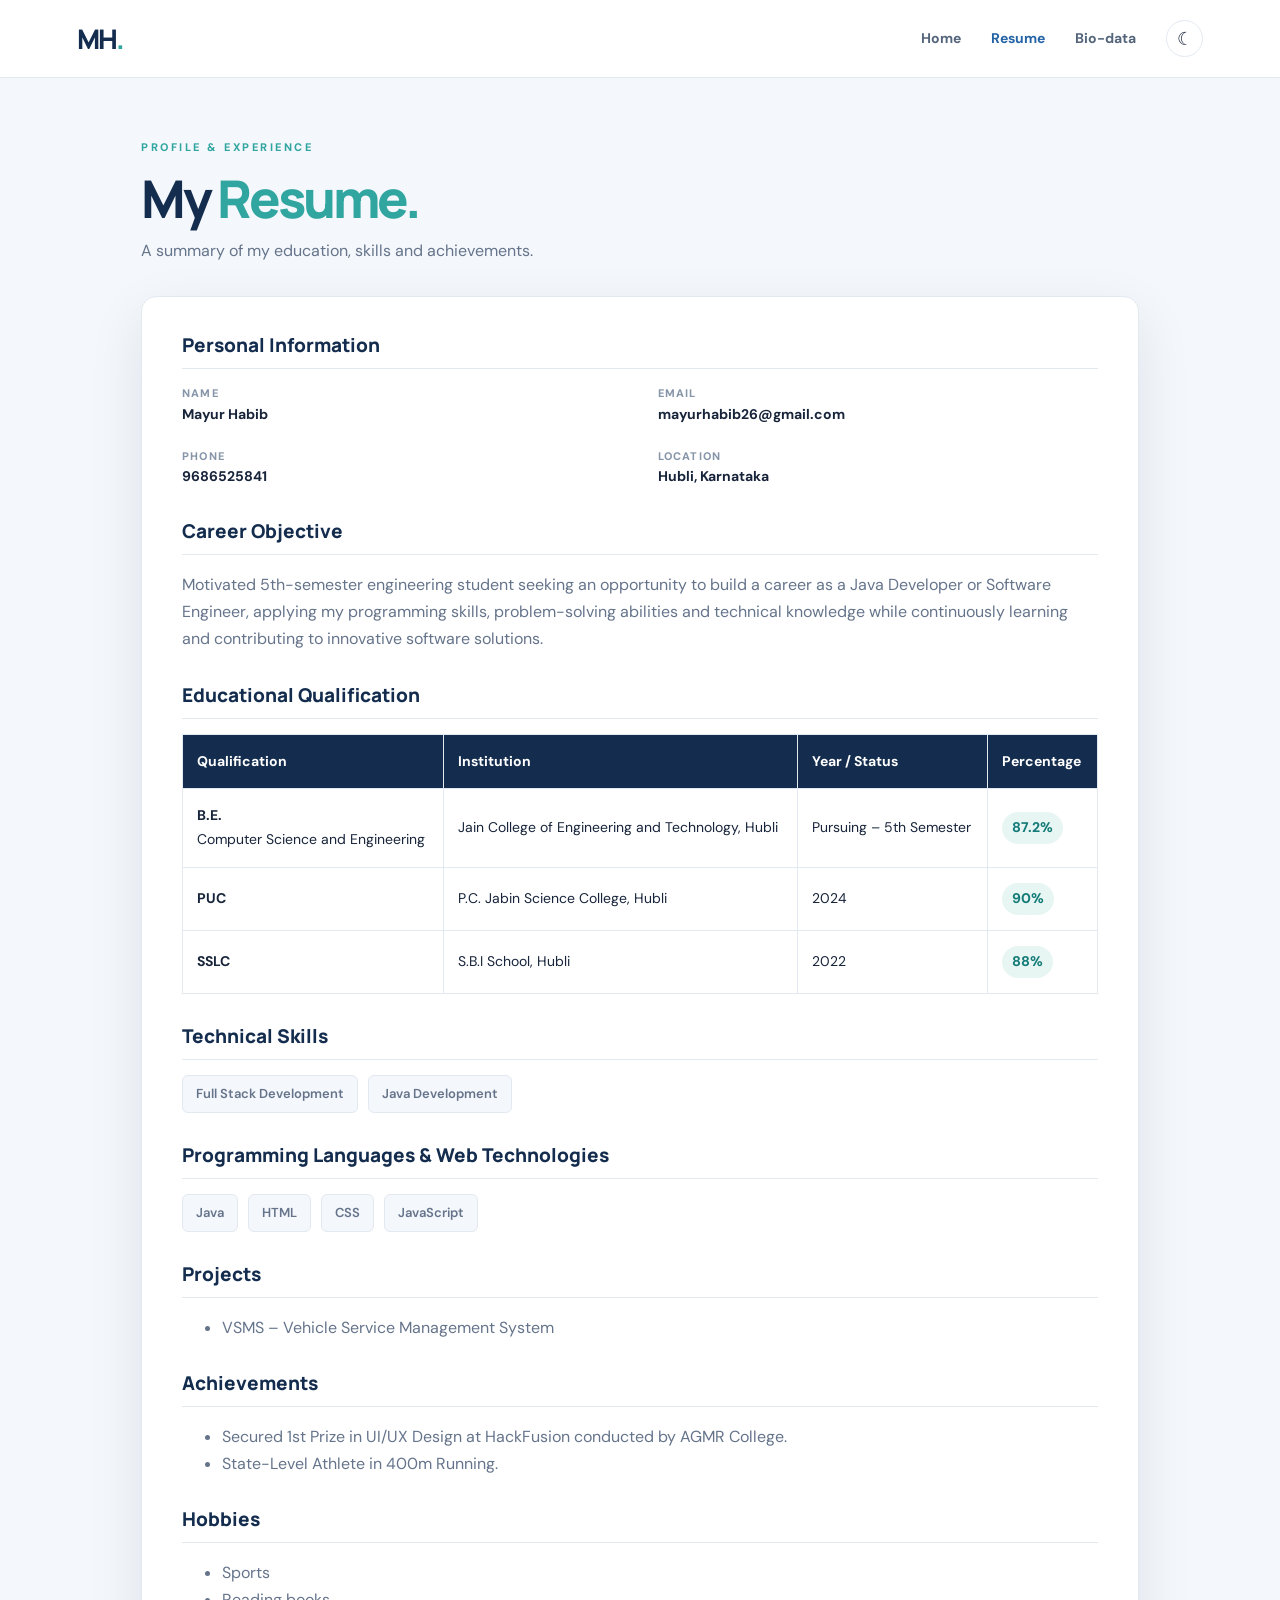
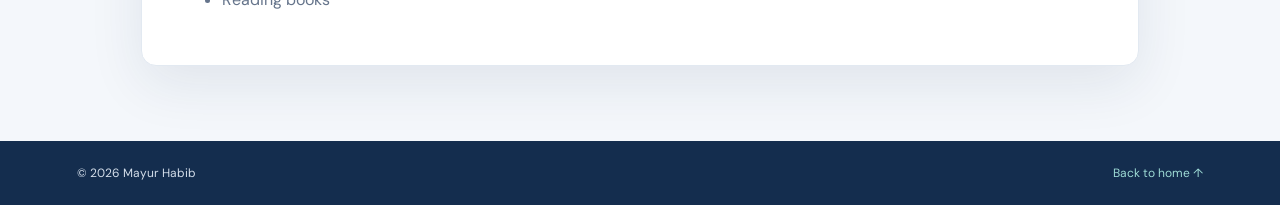
<file: resume.html>
<!DOCTYPE html>
<html lang="en">
<head>
  <meta charset="UTF-8">
  <meta name="viewport" content="width=device-width, initial-scale=1.0">
  <title>Resume | Mayur Habib</title>
  <link rel="stylesheet" href="style.css">
</head>
<body>

<header class="site-header">
  <a class="brand" href="index.html">MH<span>.</span></a>
  <nav aria-label="Main navigation">
    <a href="index.html">Home</a>
    <a class="active" href="resume.html">Resume</a>
    <a href="biodata.html">Bio-data</a>
    <button class="theme-toggle" id="themeToggle" type="button" aria-label="Toggle dark mode">☾</button>
  </nav>
</header>

<main class="page-main">
  <section class="page-heading">
    <p class="eyebrow">PROFILE &amp; EXPERIENCE</p>
    <h1>My <span>Resume.</span></h1>
    <p>A summary of my education, skills and achievements.</p>
  </section>

  <section class="content-card">
    <h2>Personal Information</h2>
    <div class="info-grid">
      <div>
        <span class="field-label">Name</span>
        <strong>Mayur Habib</strong>
      </div>
      <div>
        <span class="field-label">Email</span>
        <a href="mailto:mayurhabib26@gmail.com">mayurhabib26@gmail.com</a>
      </div>
      <div>
        <span class="field-label">Phone</span>
        <a href="tel:9686525841">9686525841</a>
      </div>
      <div>
        <span class="field-label">Location</span>
        <strong>Hubli, Karnataka</strong>
      </div>
    </div>

    <h2>Career Objective</h2>
    <p>Motivated 5th-semester engineering student seeking an opportunity to build a career as a Java Developer or Software Engineer, applying my programming skills, problem-solving abilities and technical knowledge while continuously learning and contributing to innovative software solutions.</p>

    <h2>Educational Qualification</h2>
    <div class="table-wrap">
      <table>
        <thead>
          <tr>
            <th>Qualification</th>
            <th>Institution</th>
            <th>Year / Status</th>
            <th>Percentage</th>
          </tr>
        </thead>
        <tbody>
          <tr>
            <td><strong>B.E.</strong><br>Computer Science and Engineering</td>
            <td>Jain College of Engineering and Technology, Hubli</td>
            <td>Pursuing – 5th Semester</td>
            <td><span class="score">87.2%</span></td>
          </tr>
          <tr>
            <td><strong>PUC</strong></td>
            <td>P.C. Jabin Science College, Hubli</td>
            <td>2024</td>
            <td><span class="score">90%</span></td>
          </tr>
          <tr>
            <td><strong>SSLC</strong></td>
            <td>S.B.I School, Hubli</td>
            <td>2022</td>
            <td><span class="score">88%</span></td>
          </tr>
        </tbody>
      </table>
    </div>

    <h2>Technical Skills</h2>
    <ul class="skill-list">
      <li>Full Stack Development</li>
      <li>Java Development</li>
    </ul>

    <h2>Programming Languages &amp; Web Technologies</h2>
    <ul class="skill-list">
      <li>Java</li>
      <li>HTML</li>
      <li>CSS</li>
      <li>JavaScript</li>
    </ul>

    <h2>Projects</h2>
    <ul>
      <li>VSMS – Vehicle Service Management System</li>
    </ul>

    <h2>Achievements</h2>
    <ul>
      <li>Secured 1st Prize in UI/UX Design at HackFusion conducted by AGMR College.</li>
      <li>State-Level Athlete in 400m Running.</li>
    </ul>

    <h2>Hobbies</h2>
    <ul>
      <li>Sports</li>
      <li>Reading books</li>
    </ul>
  </section>
</main>

<footer>
  <span>&copy; 2026 Mayur Habib</span>
  <span><a href="index.html">Back to home ↑</a></span>
</footer>

<script src="script.js"></script>
</body>
</html>
</file>
<file: style.css>
@import url('https://fonts.googleapis.com/css2?family=DM+Sans:wght@400;500;600;700&family=Manrope:wght@400;500;600;700;800&display=swap');

:root {
  --bg: #f4f7fb;
  --surface: #ffffff;
  --text: #17243a;
  --muted: #65748b;
  --navy: #142d4e;
  --blue: #2463a6;
  --teal: #31a6a0;
  --line: #e2e9f1;
  --shadow: 0 18px 55px rgba(20, 45, 78, 0.09);
}

* {
  box-sizing: border-box;
}

html {
  scroll-behavior: smooth;
}

body {
  margin: 0;
  background: var(--bg);
  color: var(--text);
  font-family: 'DM Sans', -apple-system, BlinkMacSystemFont, Arial, sans-serif;
  line-height: 1.7;
  transition: background 0.3s ease, color 0.3s ease;
}

a {
  color: var(--blue);
  text-decoration: none;
}

/* Header & Navigation */
.site-header {
  height: 78px;
  padding: 0 max(6vw, 24px);
  display: flex;
  align-items: center;
  justify-content: space-between;
  background: rgba(255, 255, 255, 0.92);
  border-bottom: 1px solid var(--line);
  position: sticky;
  top: 0;
  z-index: 100;
  backdrop-filter: blur(8px);
  -webkit-backdrop-filter: blur(8px);
}

.brand {
  font: 800 27px 'Manrope', sans-serif;
  color: var(--navy);
  letter-spacing: -2px;
}

.brand span,
.page-heading h1 span,
.hero h1 span {
  color: var(--teal);
}

nav {
  display: flex;
  align-items: center;
  gap: 30px;
}

nav a {
  font-size: 14px;
  font-weight: 700;
  color: #53647b;
  transition: color 0.2s ease;
}

nav a:hover,
nav a.active {
  color: var(--blue);
}

.theme-toggle {
  width: 37px;
  height: 37px;
  border: 1px solid var(--line);
  border-radius: 50%;
  background: var(--surface);
  color: var(--text);
  cursor: pointer;
  font-size: 18px;
  display: flex;
  align-items: center;
  justify-content: center;
  transition: all 0.2s ease;
}

.theme-toggle:hover {
  transform: scale(1.05);
}

/* Hero Section */
.hero {
  min-height: 610px;
  padding: 75px max(9vw, 28px) 65px;
  display: flex;
  align-items: center;
  justify-content: space-between;
  gap: 55px;
  position: relative;
  overflow: hidden;
  background: linear-gradient(120deg, #f7faff 0%, #edf4fa 55%, #e6f3f1 100%);
}

.hero-copy {
  max-width: 610px;
  z-index: 1;
}

.eyebrow {
  font-size: 11px;
  letter-spacing: 2.5px;
  font-weight: 800;
  color: var(--teal);
  margin: 0 0 14px;
  text-transform: uppercase;
}

.hero h1,
.page-heading h1 {
  font: 800 clamp(44px, 6vw, 72px) / 1.08 'Manrope', sans-serif;
  letter-spacing: -3px;
  margin: 0;
  color: var(--navy);
}

.hero-role {
  font-size: 19px;
  font-weight: 700;
  color: var(--blue);
  margin: 19px 0 10px;
}

.intro {
  max-width: 560px;
  color: var(--muted);
  font-size: 16px;
}

.hero-actions {
  display: flex;
  gap: 13px;
  flex-wrap: wrap;
  margin: 27px 0 32px;
}

.button {
  display: inline-flex;
  align-items: center;
  gap: 16px;
  padding: 12px 20px;
  border-radius: 7px;
  font-weight: 700;
  font-size: 14px;
  transition: transform 0.2s ease, box-shadow 0.2s ease;
  text-decoration: none;
}

.button:hover {
  transform: translateY(-2px);
}

.primary {
  background: var(--navy);
  color: #ffffff;
  box-shadow: 0 8px 20px rgba(20, 45, 78, 0.13);
}

.primary span {
  font-size: 18px;
}

.secondary {
  border: 1px solid #cbd7e4;
  color: var(--navy);
  background: rgba(255, 255, 255, 0.66);
}

.quick-facts {
  display: flex;
  gap: 34px;
  border-top: 1px solid #d8e2eb;
  padding-top: 20px;
  max-width: 510px;
}

.quick-facts div {
  display: flex;
  flex-direction: column;
}

.quick-facts strong {
  font: 800 21px 'Manrope', sans-serif;
  color: var(--navy);
}

.quick-facts span,
.fine-print {
  font-size: 12px;
  color: var(--muted);
}

.fine-print {
  margin: 6px 0;
}

/* Portrait */
.portrait-wrap {
  width: min(34vw, 360px);
  min-width: 265px;
  z-index: 1;
  text-align: center;
}

.portrait-ring {
  width: 100%;
  aspect-ratio: 1;
  border-radius: 50%;
  padding: 9px;
  background: linear-gradient(145deg, var(--teal), #2c5e99 70%);
  box-shadow: 0 22px 55px rgba(24, 60, 92, 0.17);
}

.portrait-ring img {
  width: 100%;
  height: 100%;
  object-fit: cover;
  object-position: center 15%;
  border-radius: 50%;
  border: 6px solid #ffffff;
  display: block;
}

.portrait-caption {
  display: inline-flex;
  align-items: center;
  gap: 9px;
  margin-top: 20px;
  padding: 9px 15px;
  background: #ffffff;
  border: 1px solid var(--line);
  border-radius: 30px;
  font-size: 12px;
  font-weight: 700;
  color: #53647b;
  box-shadow: var(--shadow);
}

.status-dot {
  width: 8px;
  height: 8px;
  border-radius: 50%;
  background: #32ad83;
}

/* Background Orbs */
.hero-orb {
  position: absolute;
  border-radius: 50%;
  pointer-events: none;
}

.orb-one {
  width: 350px;
  height: 350px;
  border: 1px solid rgba(138, 187, 181, 0.2);
  right: -140px;
  top: -130px;
}

.orb-two {
  width: 220px;
  height: 220px;
  border: 1px solid rgba(138, 187, 181, 0.2);
  right: 20%;
  bottom: -170px;
}

/* Intro Strip */
.intro-strip {
  padding: 60px max(9vw, 28px);
  display: grid;
  grid-template-columns: 1fr 1fr;
  gap: 60px;
  align-items: center;
  background: var(--surface);
}

.intro-strip h2 {
  font: 800 28px / 1.3 'Manrope', sans-serif;
  color: var(--navy);
  margin: 0;
}

.intro-strip > p {
  color: var(--muted);
  max-width: 520px;
  margin: 0;
}

/* Page Main (Resume & Bio-data) */
.page-main {
  max-width: 1050px;
  margin: 0 auto;
  padding: 60px 26px 75px;
}

.page-heading {
  margin: 0 0 32px;
}

.page-heading h1 {
  font-size: 52px;
}

.page-heading > p:last-child {
  color: var(--muted);
  margin: 10px 0 0;
}

.content-card {
  background: var(--surface);
  border: 1px solid var(--line);
  border-radius: 15px;
  padding: 35px 40px;
  box-shadow: var(--shadow);
}

.content-card h2 {
  font: 800 19px 'Manrope', sans-serif;
  color: var(--navy);
  margin: 29px 0 15px;
  padding-bottom: 10px;
  border-bottom: 1px solid var(--line);
}

.content-card h2:first-child {
  margin-top: 0;
}

.content-card p,
.content-card li {
  color: var(--muted);
}

.info-grid {
  display: grid;
  grid-template-columns: 1fr 1fr;
  gap: 20px 35px;
}

.info-grid > div,
.declaration-sign > div {
  display: flex;
  flex-direction: column;
}

.field-label {
  font-size: 11px;
  text-transform: uppercase;
  letter-spacing: 1.2px;
  color: #8795a8;
  font-weight: 800;
}

.info-grid strong,
.info-grid a,
.declaration-sign strong {
  font-size: 14px;
  font-weight: 700;
  color: var(--text);
}

.table-wrap {
  width: 100%;
  overflow-x: auto;
}

table {
  width: 100%;
  border-collapse: collapse;
  font-size: 14px;
}

th,
td {
  padding: 15px 14px;
  text-align: left;
  border: 1px solid var(--line);
  vertical-align: middle;
}

thead th,
.bio-table th {
  background: var(--navy);
  color: #ffffff;
  font-weight: 700;
}

.score {
  display: inline-block;
  color: #147c78;
  background: #e8f6f3;
  padding: 4px 10px;
  border-radius: 20px;
  font-weight: 800;
  white-space: nowrap;
}

.skill-list {
  display: flex;
  gap: 10px;
  flex-wrap: wrap;
  list-style: none;
  padding: 0;
  margin: 0;
}

.skill-list li {
  padding: 7px 13px;
  border: 1px solid var(--line);
  background: var(--bg);
  border-radius: 6px;
  font-size: 13px;
  font-weight: 600;
}

.bio-table th {
  width: 30%;
}

.declaration-sign {
  display: flex;
  gap: 100px;
  margin-top: 28px;
}

/* Footer */
footer {
  display: flex;
  justify-content: space-between;
  gap: 15px;
  padding: 22px max(6vw, 24px);
  background: var(--navy);
  color: #d4deea;
  font-size: 12px;
}

footer a {
  color: #9edbd5;
}

/* Dark Theme */
body.dark-theme {
  --bg: #101a29;
  --surface: #172538;
  --text: #e8eef6;
  --muted: #aab8c9;
  --navy: #e4edf8;
  --blue: #83b9f2;
  --teal: #54c4bc;
  --line: #2c3c50;
  --shadow: 0 18px 55px rgba(0, 0, 0, 0.2);
}

body.dark-theme .site-header {
  background: #142236;
}

body.dark-theme .hero {
  background: linear-gradient(120deg, #142236, #1b3445);
}

body.dark-theme .hero h1,
body.dark-theme .quick-facts strong,
body.dark-theme .intro-strip h2,
body.dark-theme .content-card h2 {
  color: #e4edf8;
}

body.dark-theme .portrait-caption,
body.dark-theme .secondary {
  background: #1b2d42;
  color: #dce8f5;
}

body.dark-theme .portrait-ring img {
  border-color: #172538;
}

body.dark-theme .score {
  background: #173d3a;
  color: #82ddd2;
}

body.dark-theme .skill-list li {
  background: #1b2d42;
}

body.dark-theme .bio-table th,
body.dark-theme thead th {
  background: #24496c;
}

body.dark-theme .info-grid strong,
body.dark-theme .info-grid a,
body.dark-theme .declaration-sign strong {
  color: #e8eef6;
}

/* Mobile & Tablet Responsiveness */
@media (max-width: 760px) {
  .site-header {
    height: auto;
    min-height: 70px;
    padding: 14px 20px;
    gap: 15px;
  }

  nav {
    gap: 13px;
  }

  nav a {
    font-size: 12px;
  }

  .hero {
    padding: 55px 25px;
    flex-direction: column-reverse;
    text-align: center;
    gap: 30px;
  }

  .hero-copy {
    display: flex;
    flex-direction: column;
    align-items: center;
  }

  .hero h1 {
    font-size: 53px;
  }

  .portrait-wrap {
    width: 245px;
    min-width: 0;
  }

  .quick-facts {
    justify-content: center;
    gap: 22px;
  }

  .intro-strip {
    grid-template-columns: 1fr;
    gap: 15px;
    padding: 42px 25px;
  }

  .page-main {
    padding: 40px 16px 55px;
  }

  .content-card {
    padding: 25px 19px;
  }

  .page-heading h1 {
    font-size: 43px;
  }

  .info-grid {
    grid-template-columns: 1fr;
    gap: 14px;
  }

  .declaration-sign {
    gap: 45px;
  }

  .table-wrap table {
    min-width: 620px;
  }

  footer {
    padding: 20px;
    flex-wrap: wrap;
  }
}

@media (max-width: 420px) {
  nav {
    gap: 8px;
  }

  nav a {
    font-size: 11px;
  }

  .theme-toggle {
    width: 32px;
    height: 32px;
  }

  .quick-facts {
    gap: 14px;
  }

  .quick-facts strong {
    font-size: 18px;
  }
}
</file>
